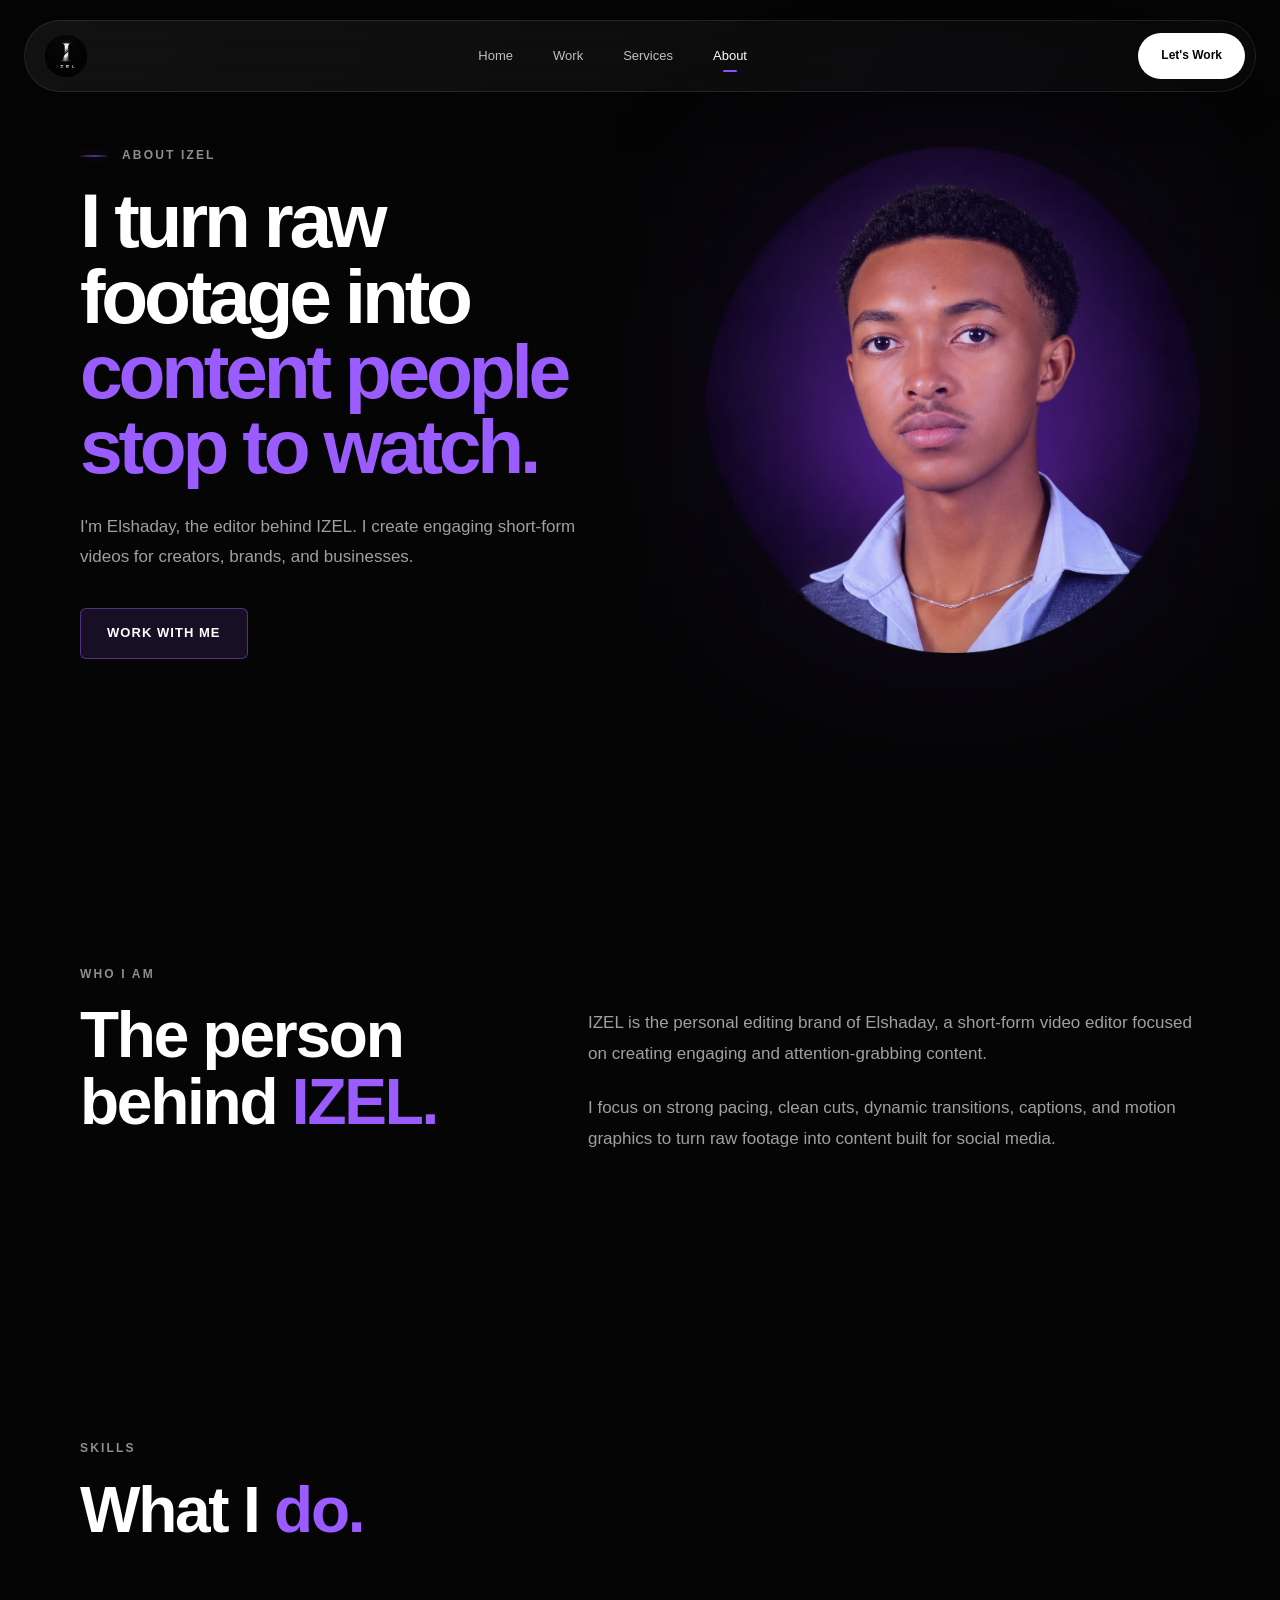
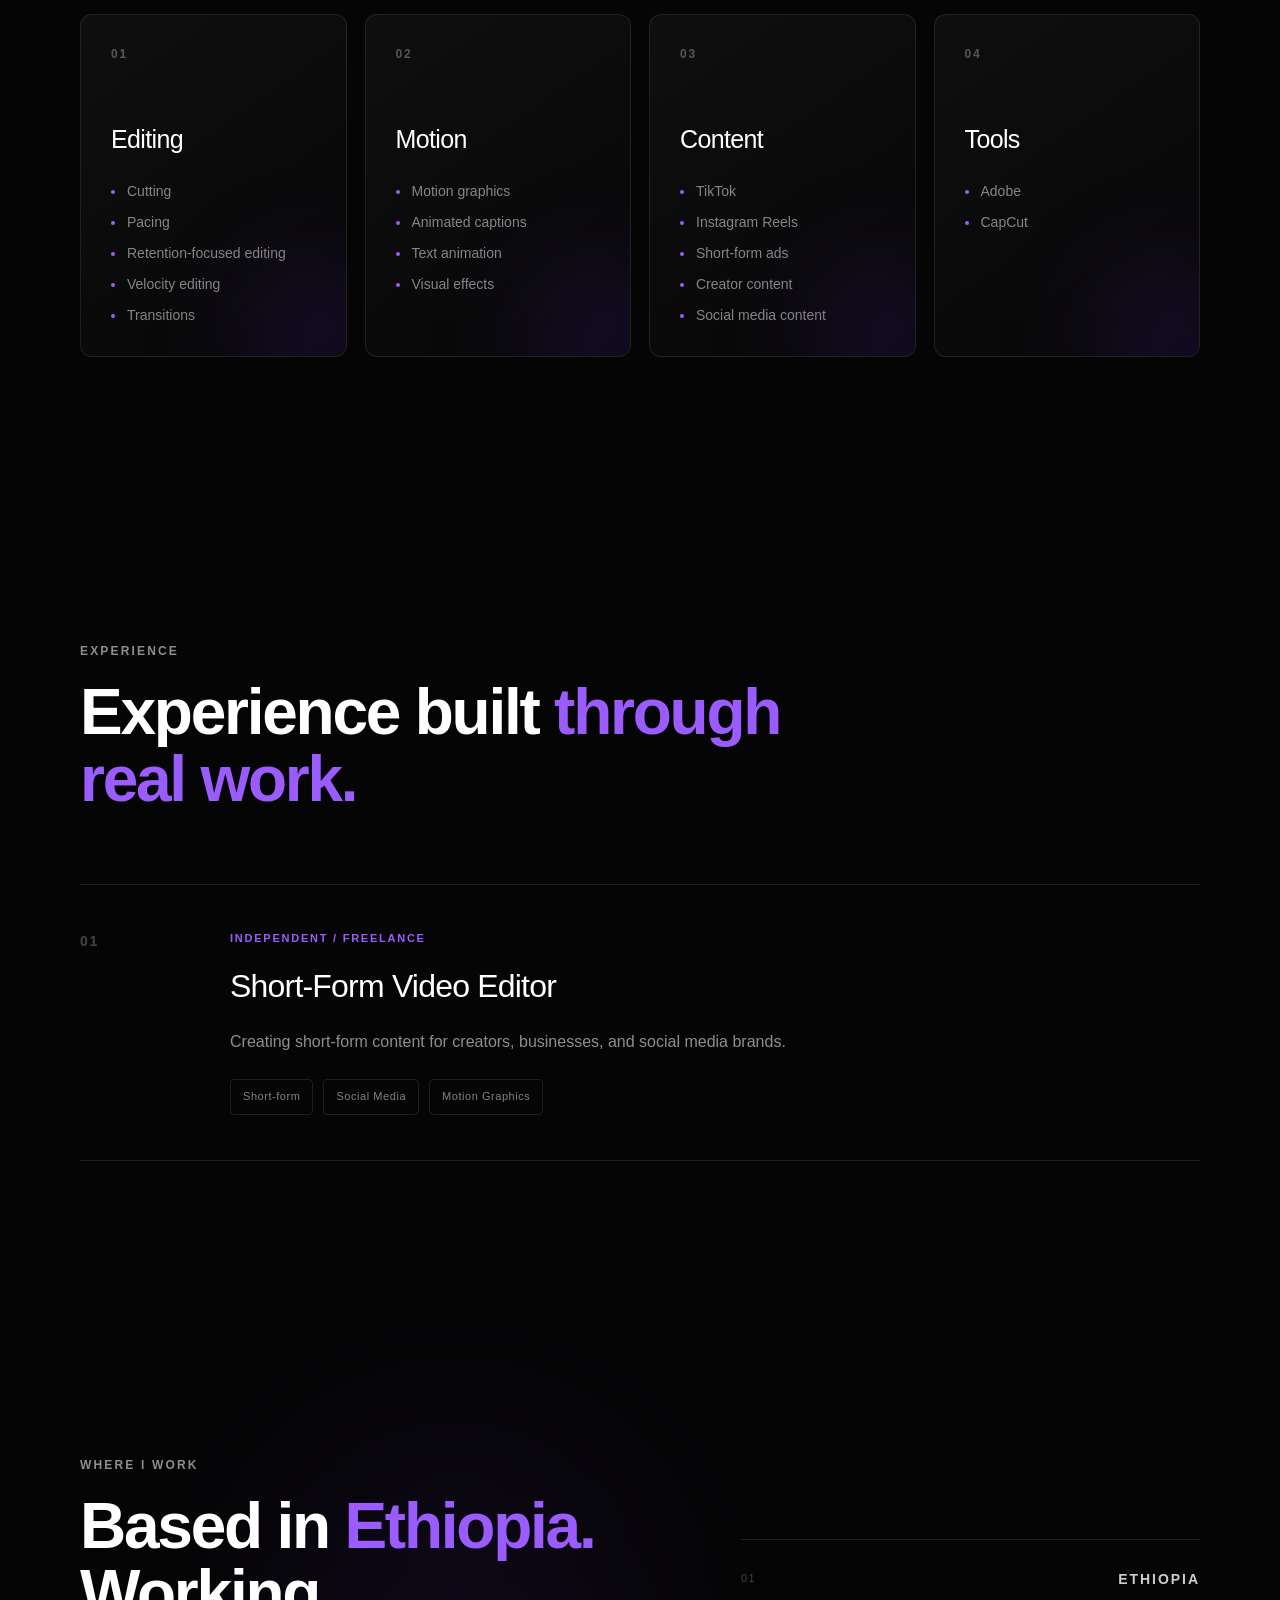
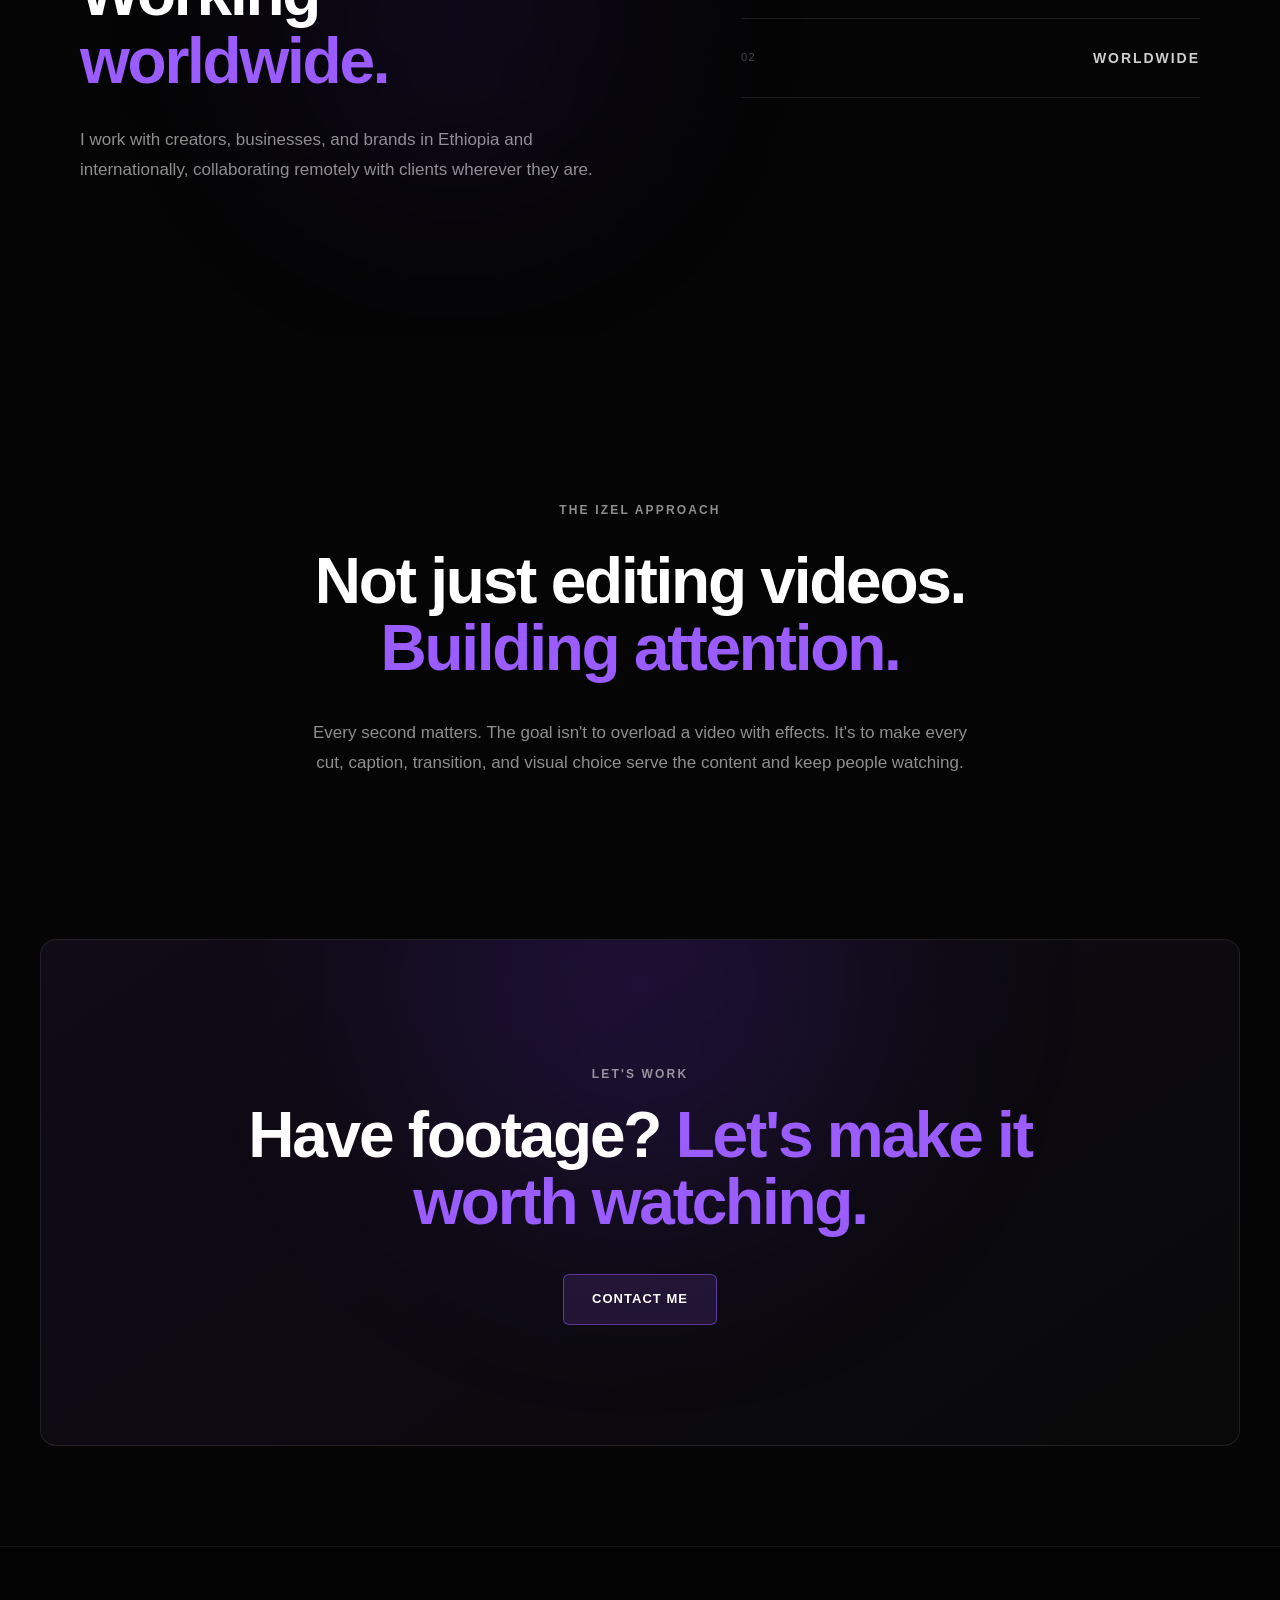
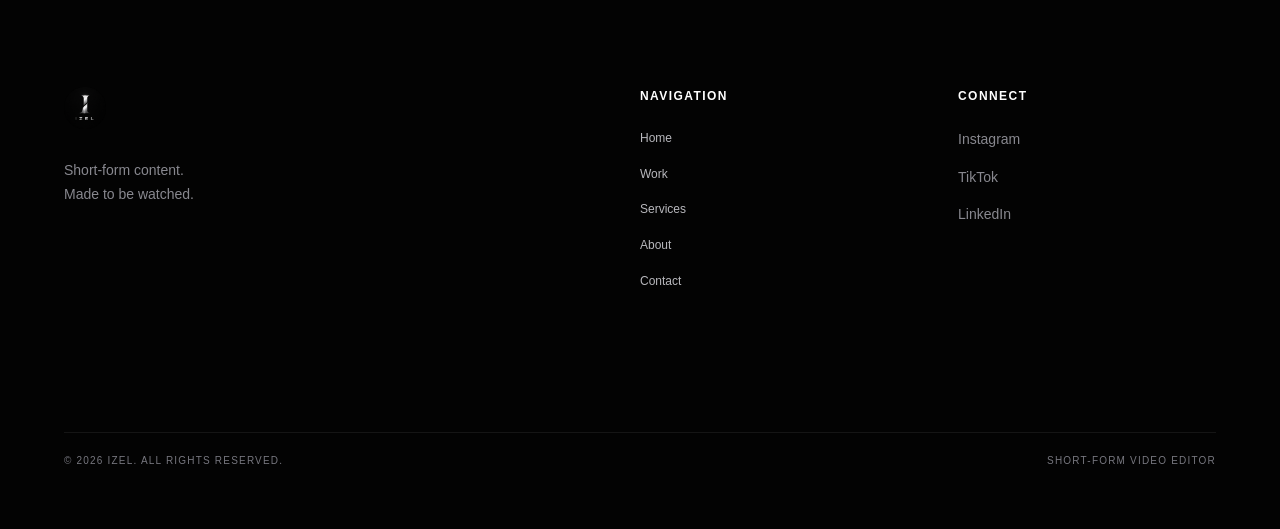
<file: about.html>
<!DOCTYPE html>
<html lang="en">
<head>
    <meta charset="UTF-8">
    <meta name="viewport" content="width=device-width, initial-scale=1.0">

    <title>About | IZEL</title>

    <link
    rel="icon"
    type="image/png"
    href="assets/logo/izel-favicon.png"
>



    <link rel="stylesheet" href="style.css">
</head>

<body>

    <!-- =====================================================
             NAVBAR
             ===================================================== -->

        <header class="site-header">

            <nav
                class="navbar"
                aria-label="Main navigation"
            >

                <!-- Logo -->
                <a
                    href="index.html"
                    class="navbar-logo"
                    aria-label="IZEL home"
                >

                    <!-- Replace with your actual logo file -->
                    <img
                        src="assets/logo/izel-logo.png"
                        alt="IZEL"
                    >

                </a>


                <!-- Desktop Navigation -->
                <div class="navbar-navigation">

    <ul class="nav-list">

        <li class="nav-item">
            <a
                href="index.html"
                class="nav-link"
                
            >
                Home
            </a>
        </li>

        <li class="nav-item">
            <a
                href="work.html"
                class="nav-link"
            >
                Work
            </a>
        </li>

        <li class="nav-item">
            <a
                href="services.html"
                class="nav-link"
            >
                Services
            </a>
        </li>

        <li class="nav-item">
            <a
                href="about.html"
                class="nav-link active"
                aria-current="page"
            >
                About
            </a>
        </li>

    </ul>

</div>


                <!-- Navbar CTA -->
                <div class="navbar-actions">

                    <a
    href="contact.html"
    class="button button-primary navbar-cta"
>
    Let's Work
</a>

                </div>


                <!-- Mobile Menu Button -->
                <button
                    class="mobile-menu-toggle"
                    type="button"
                    aria-label="Open navigation menu"
                    aria-expanded="false"
                    aria-controls="mobile-navigation"
                >

                    <span class="menu-line"></span>
                    <span class="menu-line"></span>
                    <span class="menu-line"></span>

                </button>

            </nav>


            <!-- Mobile Navigation -->
            <div
    class="mobile-navigation"
    id="mobile-navigation"
    aria-hidden="true"
>

    <ul class="mobile-nav-list">

        <li class="mobile-nav-item">
            <a
                href="index.html"
                class="mobile-nav-link"
                
            >
                Home
            </a>
        </li>

        <li class="mobile-nav-item">
            <a
                href="work.html"
                class="mobile-nav-link"
            >
                Work
            </a>
        </li>

        <li class="mobile-nav-item">
            <a
                href="services.html"
                class="mobile-nav-link"
            >
                Services
            </a>
        </li>

        <li class="mobile-nav-item">
            <a
                href="about.html"
                class="mobile-nav-link active"
                aria-current="page"
            >
                About
            </a>
        </li>

        <li class="mobile-nav-item">
            <a
                href="contact.html"
                class="mobile-nav-link mobile-nav-cta"
            >
                Let's Work
            </a>
        </li>

    </ul>

</div>

        </header>

        


    <main>

        <!-- =========================
             ABOUT HERO
        ========================== -->

        <section class="about-hero">

            <div class="about-hero-content">

                <span class="section-label">ABOUT IZEL</span>

                <h1>
                    I turn raw footage into
                    <span>content people stop to watch.</span>
                </h1>

                <p>
                    I'm Elshaday, the editor behind IZEL.
                    I create engaging short-form videos for creators,
                    brands, and businesses.
                </p>

                <a href="contact.html" class="btn-primary">
                    WORK WITH ME
                </a>

            </div>


            <div class="about-hero-image">

    <img
        src="assets/images/elshaday.png"
        alt="Elshaday, founder of IZEL"
    >

</div>

        </section>


        <!-- =========================
             WHO I AM
        ========================== -->

        <section class="about-introduction">

            <div class="section-heading">
                <span class="section-label">WHO I AM</span>

                <h2>
                    The person behind
                    <span>IZEL.</span>
                </h2>
            </div>

            <div class="about-introduction-content">

                <p>
                    IZEL is the personal editing brand of Elshaday,
                    a short-form video editor focused on creating
                    engaging and attention-grabbing content.
                </p>

                <p>
                    I focus on strong pacing, clean cuts, dynamic
                    transitions, captions, and motion graphics to
                    turn raw footage into content built for social media.
                </p>

            </div>

        </section>


        <!-- =========================
             SKILLS
        ========================== -->

        <section class="about-skills">

            <div class="section-heading">
                <span class="section-label">SKILLS</span>

                <h2>
                    What I
                    <span>do.</span>
                </h2>
            </div>


            <div class="skills-grid">

                <div class="skill-card">
                    <span class="skill-number">01</span>

                    <h3>Editing</h3>

                    <ul>
                        <li>Cutting</li>
                        <li>Pacing</li>
                        <li>Retention-focused editing</li>
                        <li>Velocity editing</li>
                        <li>Transitions</li>
                    </ul>
                </div>


                <div class="skill-card">
                    <span class="skill-number">02</span>

                    <h3>Motion</h3>

                    <ul>
                        <li>Motion graphics</li>
                        <li>Animated captions</li>
                        <li>Text animation</li>
                        <li>Visual effects</li>
                    </ul>
                </div>


                <div class="skill-card">
                    <span class="skill-number">03</span>

                    <h3>Content</h3>

                    <ul>
                        <li>TikTok</li>
                        <li>Instagram Reels</li>
                        <li>Short-form ads</li>
                        <li>Creator content</li>
                        <li>Social media content</li>
                    </ul>
                </div>


                <div class="skill-card">
                    <span class="skill-number">04</span>

                    <h3>Tools</h3>

                    <ul>
                        <li>Adobe</li>
                        <li>CapCut</li>
                    </ul>
                </div>

            </div>

        </section>


        <!-- =========================
             EXPERIENCE
        ========================== -->

        <section class="about-experience">

            <div class="section-heading">
                <span class="section-label">EXPERIENCE</span>

                <h2>
                    Experience built
                    <span>through real work.</span>
                </h2>
            </div>


            <div class="experience-item">

                <div class="experience-number">
                    01
                </div>

                <div class="experience-content">

                    <span class="experience-type">
                        INDEPENDENT / FREELANCE
                    </span>

                    <h3>Short-Form Video Editor</h3>

                    <p>
                        Creating short-form content for creators,
                        businesses, and social media brands.
                    </p>

                    <div class="experience-tags">
                        <span>Short-form</span>
                        <span>Social Media</span>
                        <span>Motion Graphics</span>
                    </div>

                </div>

            </div>

        </section>


        <!-- =========================
             ETHIOPIA + WORLDWIDE
        ========================== -->

        <section class="about-location">

            <div class="location-content">

                <span class="section-label">WHERE I WORK</span>

                <h2>
                    Based in <span>Ethiopia.</span><br>
                    Working <span>worldwide.</span>
                </h2>

                <p>
                    I work with creators, businesses, and brands
                    in Ethiopia and internationally, collaborating
                    remotely with clients wherever they are.
                </p>

            </div>

            <div class="location-visual">

                <div class="location-item">
                    <span>01</span>
                    <strong>ETHIOPIA</strong>
                </div>

                <div class="location-item">
                    <span>02</span>
                    <strong>WORLDWIDE</strong>
                </div>

            </div>

        </section>


        <!-- =========================
             PERSONAL BRAND
        ========================== -->

        <section class="about-philosophy">

            <span class="section-label">THE IZEL APPROACH</span>

            <h2>
                Not just editing videos.
                <span>Building attention.</span>
            </h2>

            <p>
                Every second matters. The goal isn't to overload a video
                with effects. It's to make every cut, caption, transition,
                and visual choice serve the content and keep people watching.
            </p>

        </section>


        <!-- =========================
             FINAL CTA
        ========================== -->

        <section class="about-cta">

            <span class="section-label">LET'S WORK</span>

            <h2>
                Have footage?
                <span>Let's make it worth watching.</span>
            </h2>

            <a href="contact.html" class="btn-primary">
                CONTACT ME
            </a>

        </section>

    </main>


    <!-- =====================================================
             FOOTER
             ===================================================== -->

        <footer class="site-footer">

    <div class="container footer-container">

        <div class="footer-top">

            <!-- Brand -->
            <div class="footer-brand">

                <a
                    href="index.html"
                    class="footer-logo"
                    aria-label="IZEL Home"
                >
                    <img
                        src="assets/logo/izel-logo.png"
                        alt="IZEL"
                    >
                </a>

                <p class="footer-tagline">
                    Short-form content.
                    <br>
                    Made to be watched.
                </p>

            </div>


            <!-- Navigation -->
            <div class="footer-navigation">

                <h3 class="footer-heading">
                    Navigation
                </h3>

                <ul class="footer-links">

                    <li>
                        <a href="index.html">
                            Home
                        </a>
                    </li>

                    <li>
                        <a href="work.html">
                            Work
                        </a>
                    </li>

                    <li>
                        <a href="services.html">
                            Services
                        </a>
                    </li>

                    <li>
                        <a href="about.html">
                            About
                        </a>
                    </li>

                    <li>
                        <a href="contact.html">
                            Contact
                        </a>
                    </li>

                </ul>

            </div>


            <!-- Socials -->
            <div class="footer-socials">

                <h3 class="footer-heading">
                    Connect
                </h3>

                <ul class="social-links">

                    <li>
                        <a
                            href="https://www.instagram.com/izel._.edits?utm_source=qr&igsh=MWhmdnljamVxMjhkMw=="
                            target="_blank"
                            rel="noopener noreferrer"
                        >
                            Instagram
                        </a>
                    </li>

                    <li>
                        <a
                            href="https://www.tiktok.com/@izel._.edits?_r=1&_t=ZS-98uNoHSSCXc"
                            target="_blank"
                            rel="noopener noreferrer"
                        >
                            TikTok
                        </a>
                    </li>

                    <li>
                        <a
                            href="https://www.linkedin.com/in/elishaday-tadele-58ba02430"
                            target="_blank"
                            rel="noopener noreferrer"
                        >
                            LinkedIn
                        </a>
                    </li>

                </ul>

            </div>

        </div>


        <!-- Footer Bottom -->
        <div class="footer-bottom">

            <p class="copyright">
                © 2026 IZEL. All rights reserved.
            </p>

            <p class="footer-credit">
                Short-form video editor
            </p>

        </div>

    </div>

</footer>

<script src="script.js"></script>
</body>
</html>
</file>
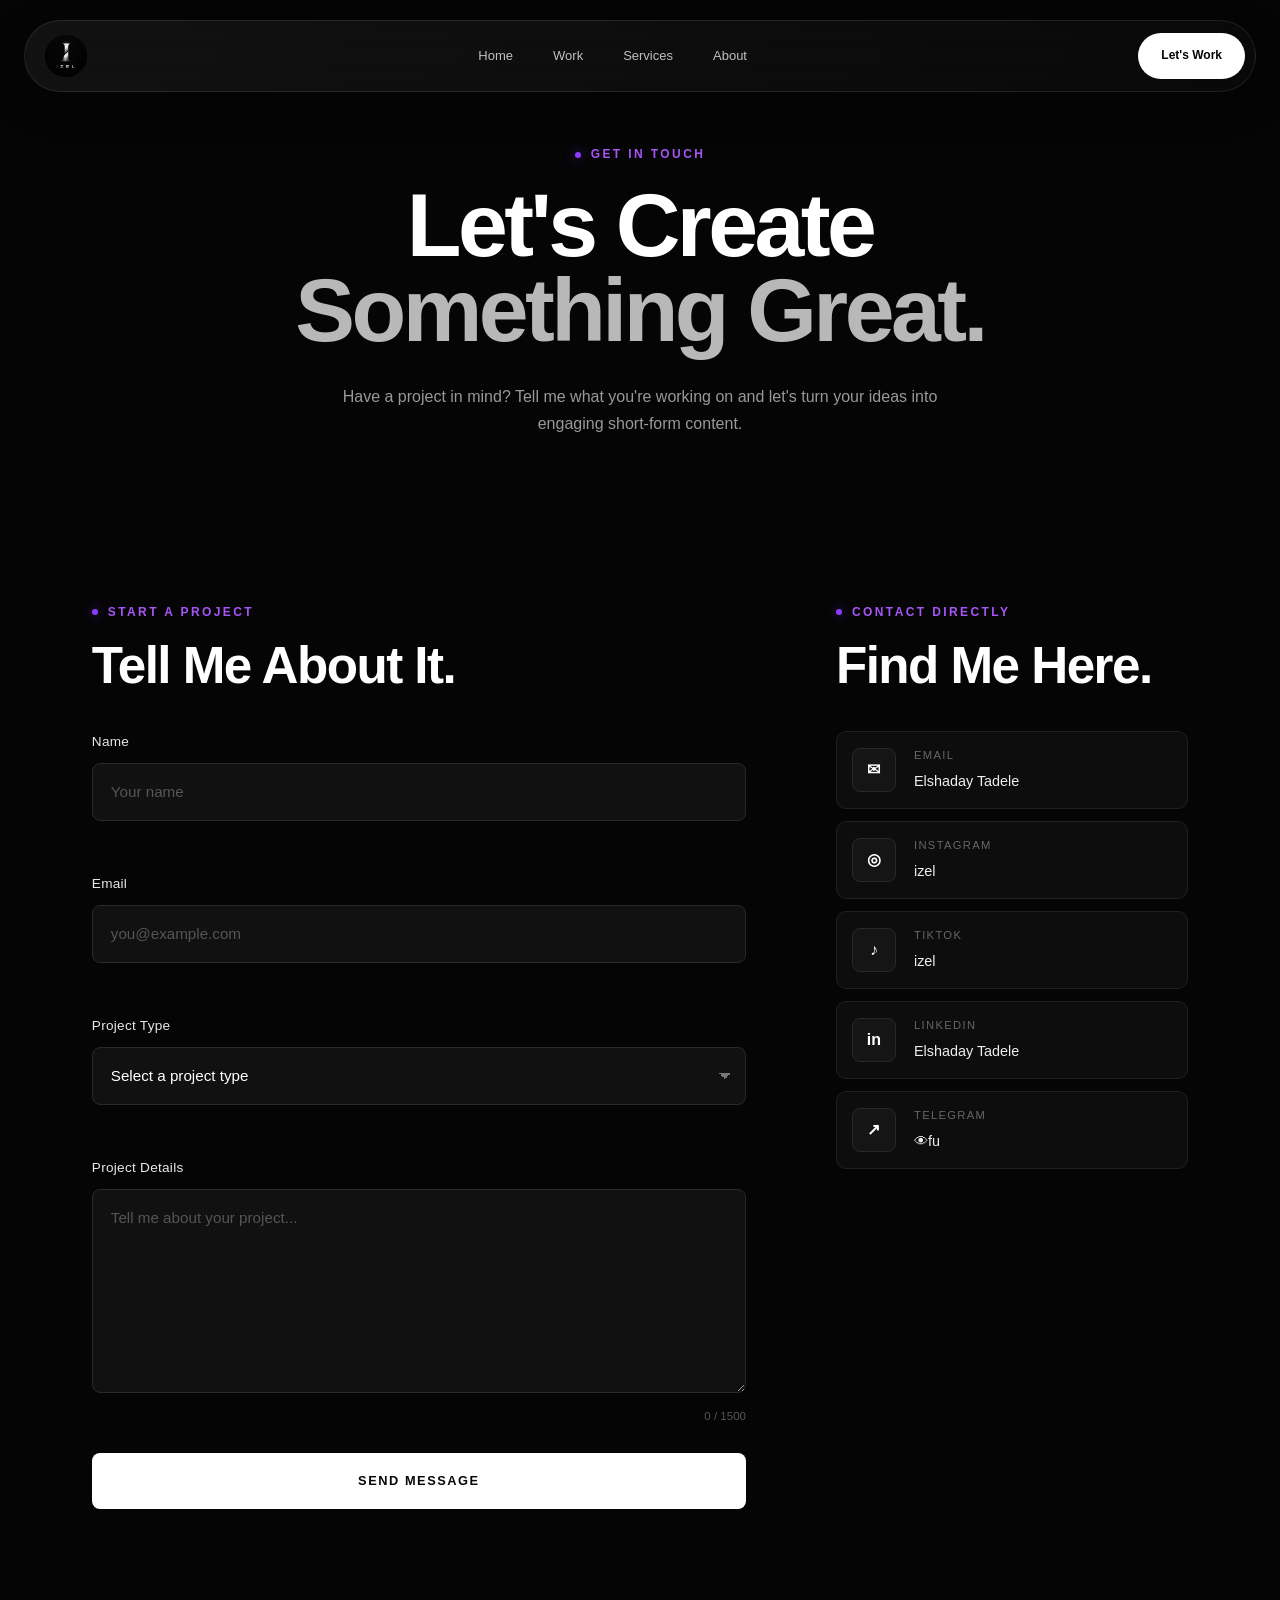
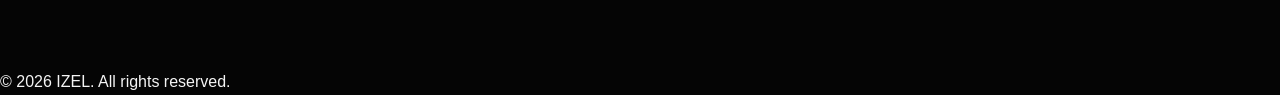
<file: contact.html>
<!DOCTYPE html>
<html lang="en">
<head>
    <meta charset="UTF-8">
    <meta name="viewport" content="width=device-width, initial-scale=1.0">

    <title>Contact | IZEL</title>

    <link
    rel="icon"
    type="image/png"
    href="assets/logo/izel-favicon.png"
>

    <link rel="stylesheet" href="style.css">
</head>

<body>

    <!-- =====================================================
             NAVBAR
             ===================================================== -->

        <header class="site-header">

            <nav
                class="navbar"
                aria-label="Main navigation"
            >

                <!-- Logo -->
                <a
                    href="index.html"
                    class="navbar-logo"
                    aria-label="IZEL home"
                >

                    <!-- Replace with your actual logo file -->
                    <img
                        src="assets/logo/izel-logo.png"
                        alt="IZEL"
                    >

                </a>


                <!-- Desktop Navigation -->
                <div class="navbar-navigation">

    <ul class="nav-list">

        <li class="nav-item">
            <a
                href="index.html"
                class="nav-link"
            >
                Home
            </a>
        </li>

        <li class="nav-item">
            <a
                href="work.html"
                class="nav-link"
            >
                Work
            </a>
        </li>

        <li class="nav-item">
            <a
                href="services.html"
                class="nav-link"
            >
                Services
            </a>
        </li>

        <a
    href="about.html"
    class="nav-link"
>
    About
</a>

    </ul>

</div>


                <!-- Navbar CTA -->
                <div class="navbar-actions">

                    <a
    href="contact.html"
    class="button button-primary navbar-cta"
>
    Let's Work
</a>

                </div>


                <!-- Mobile Menu Button -->
                <button
                    class="mobile-menu-toggle"
                    type="button"
                    aria-label="Open navigation menu"
                    aria-expanded="false"
                    aria-controls="mobile-navigation"
                >

                    <span class="menu-line"></span>
                    <span class="menu-line"></span>
                    <span class="menu-line"></span>

                </button>

            </nav>


            <!-- Mobile Navigation -->
            <div
    class="mobile-navigation"
    id="mobile-navigation"
    aria-hidden="true"
>

    <ul class="mobile-nav-list">

        <li class="mobile-nav-item">
            <a
                href="index.html"
                class="mobile-nav-link"
            >
                Home
            </a>
        </li>

        <li class="mobile-nav-item">
            <a
                href="work.html"
                class="mobile-nav-link"
            >
                Work
            </a>
        </li>

        <li class="mobile-nav-item">
            <a
                href="services.html"
                class="mobile-nav-link"
            >
                Services
            </a>
        </li>

        <li class="mobile-nav-item">
            <a
    href="about.html"
    class="nav-link"
>
    About
</a>
        </li>

        <li class="mobile-nav-item">
            <a
    href="contact.html"
    class="button button-primary navbar-cta active"
>
    Let's Work
</a>
        </li>

    </ul>

</div>

        </header>


    <!-- Contact Page -->
    <main class="contact-page">

        <!-- Contact Hero -->
        <section class="contact-hero">

            <div class="contact-hero-content">
                <p class="section-label">GET IN TOUCH</p>

                <h1>
                    Let's Create
                    <span>Something Great.</span>
                </h1>

                <p class="contact-intro">
                    Have a project in mind? Tell me what you're working on
                    and let's turn your ideas into engaging short-form content.
                </p>
            </div>

        </section>


        <!-- Contact Content -->
        <section class="contact-section">

            <!-- Contact Form -->
            <div class="contact-form-container">

                <div class="contact-heading">
                    <p class="section-label">START A PROJECT</p>
                    <h2>Tell Me About It.</h2>
                </div>

                <form
    id="contact-form"
    class="contact-form"
    action="https://formspree.io/f/maeynjga"
    method="POST"
>
                    <!-- Name -->
                    <div class="form-group">
                        <label for="name">Name</label>

                        <input
                            type="text"
                            id="name"
                            name="name"
                            placeholder="Your name"
                            autocomplete="name"
                            required
                        >

                        <small class="form-error" id="name-error"></small>
                    </div>


                    <!-- Email -->
                    <div class="form-group">
                        <label for="email">Email</label>

                        <input
                            type="email"
                            id="email"
                            name="email"
                            placeholder="you@example.com"
                            autocomplete="email"
                            required
                        >

                        <small class="form-error" id="email-error"></small>
                    </div>


                    <!-- Project Type -->
                    <div class="form-group">
                        <label for="project-type">Project Type</label>

                        <select
                            id="project-type"
                            name="project-type"
                            required
                        >
                            <option value="" disabled selected>
                                Select a project type
                            </option>

                            <option value="short-form">
                                TikTok / Reels
                            </option>

                            <option value="social-media-ads">
                                Social Media Ads
                            </option>

                            <option value="motion-graphics">
                                Motion Graphics
                            </option>

                            <option value="other">
                                Other
                            </option>
                        </select>

                        <small class="form-error" id="project-type-error"></small>
                    </div>


                    <!-- Message -->
                    <div class="form-group">
                        <label for="message">Project Details</label>

                        <textarea
                            id="message"
                            name="message"
                            rows="7"
                            maxlength="1500"
                            placeholder="Tell me about your project..."
                            required
                        ></textarea>

                        <div class="message-info">
                            <small class="form-error" id="message-error"></small>
                            <small id="character-count">0 / 1500</small>
                        </div>
                    </div>


                    <!-- Submit -->
                    <button
                        type="submit"
                        class="submit-button"
                        id="submit-button"
                    >
                        <span class="button-text">SEND MESSAGE</span>
                        <span class="button-loading">SENDING...</span>
                    </button>


                    <!-- Form Status -->
                    <div
                        id="form-status"
                        class="form-status"
                        role="status"
                        aria-live="polite"
                    ></div>

                </form>

            </div>


            <!-- Direct Contact -->
            <aside class="direct-contact">

                <div class="contact-heading">
                    <p class="section-label">CONTACT DIRECTLY</p>
                    <h2>Find Me Here.</h2>
                </div>


                <!-- Email -->
                <a
                    href="mailto:elishadaytadele@gmail.com"
                    class="contact-link"
                >
                    <div class="contact-link-icon">
                        ✉
                    </div>

                    <div class="contact-link-info">
                        <span>Email</span>
                        <strong>Elshaday Tadele</strong>
                    </div>
                </a>


                <!-- Instagram -->
                <a
                    href="https://www.instagram.com/izel._.edits?utm_source=qr&igsh=MWhmdnljamVxMjhkMw=="
                    target="_blank"
                    rel="noopener noreferrer"
                    class="contact-link"
                >
                    <div class="contact-link-icon">
                        ◎
                    </div>

                    <div class="contact-link-info">
                        <span>Instagram</span>
                        <strong>izel</strong>
                    </div>
                </a>


                <!-- TikTok -->
                <a
                    href="https://www.tiktok.com/@izel._.edits?_r=1&_t=ZS-98uNoHSSCXc"
                    target="_blank"
                    rel="noopener noreferrer"
                    class="contact-link"
                >
                    <div class="contact-link-icon">
                        ♪
                    </div>

                    <div class="contact-link-info">
                        <span>TikTok</span>
                        <strong>izel</strong>
                    </div>
                </a>


                <!-- LinkedIn -->
                <a
                    href="https://www.linkedin.com/in/elishaday-tadele-58ba02430"
                    target="_blank"
                    rel="noopener noreferrer"
                    class="contact-link"
                >
                    <div class="contact-link-icon">
                        in
                    </div>

                    <div class="contact-link-info">
                        <span>LinkedIn</span>
                        <strong>Elshaday Tadele</strong>
                    </div>
                </a>


                <!-- Telegram -->
                <a
                    href="https://t.me/@Lowkey_ssss"
                    target="_blank"
                    rel="noopener noreferrer"
                    class="contact-link"
                >
                    <div class="contact-link-icon">
                        ↗
                    </div>

                    <div class="contact-link-info">
                        <span>Telegram</span>
                        <strong>👁fu</strong>
                    </div>
                </a>

            </aside>

        </section>

    </main>


    <!-- Footer -->
    <footer class="footer">

        <p>
            © 2026 IZEL. All rights reserved.
        </p>

    </footer>


    <!-- JavaScript -->
    <script src="script.js"></script>

</body>
</html>
</file>
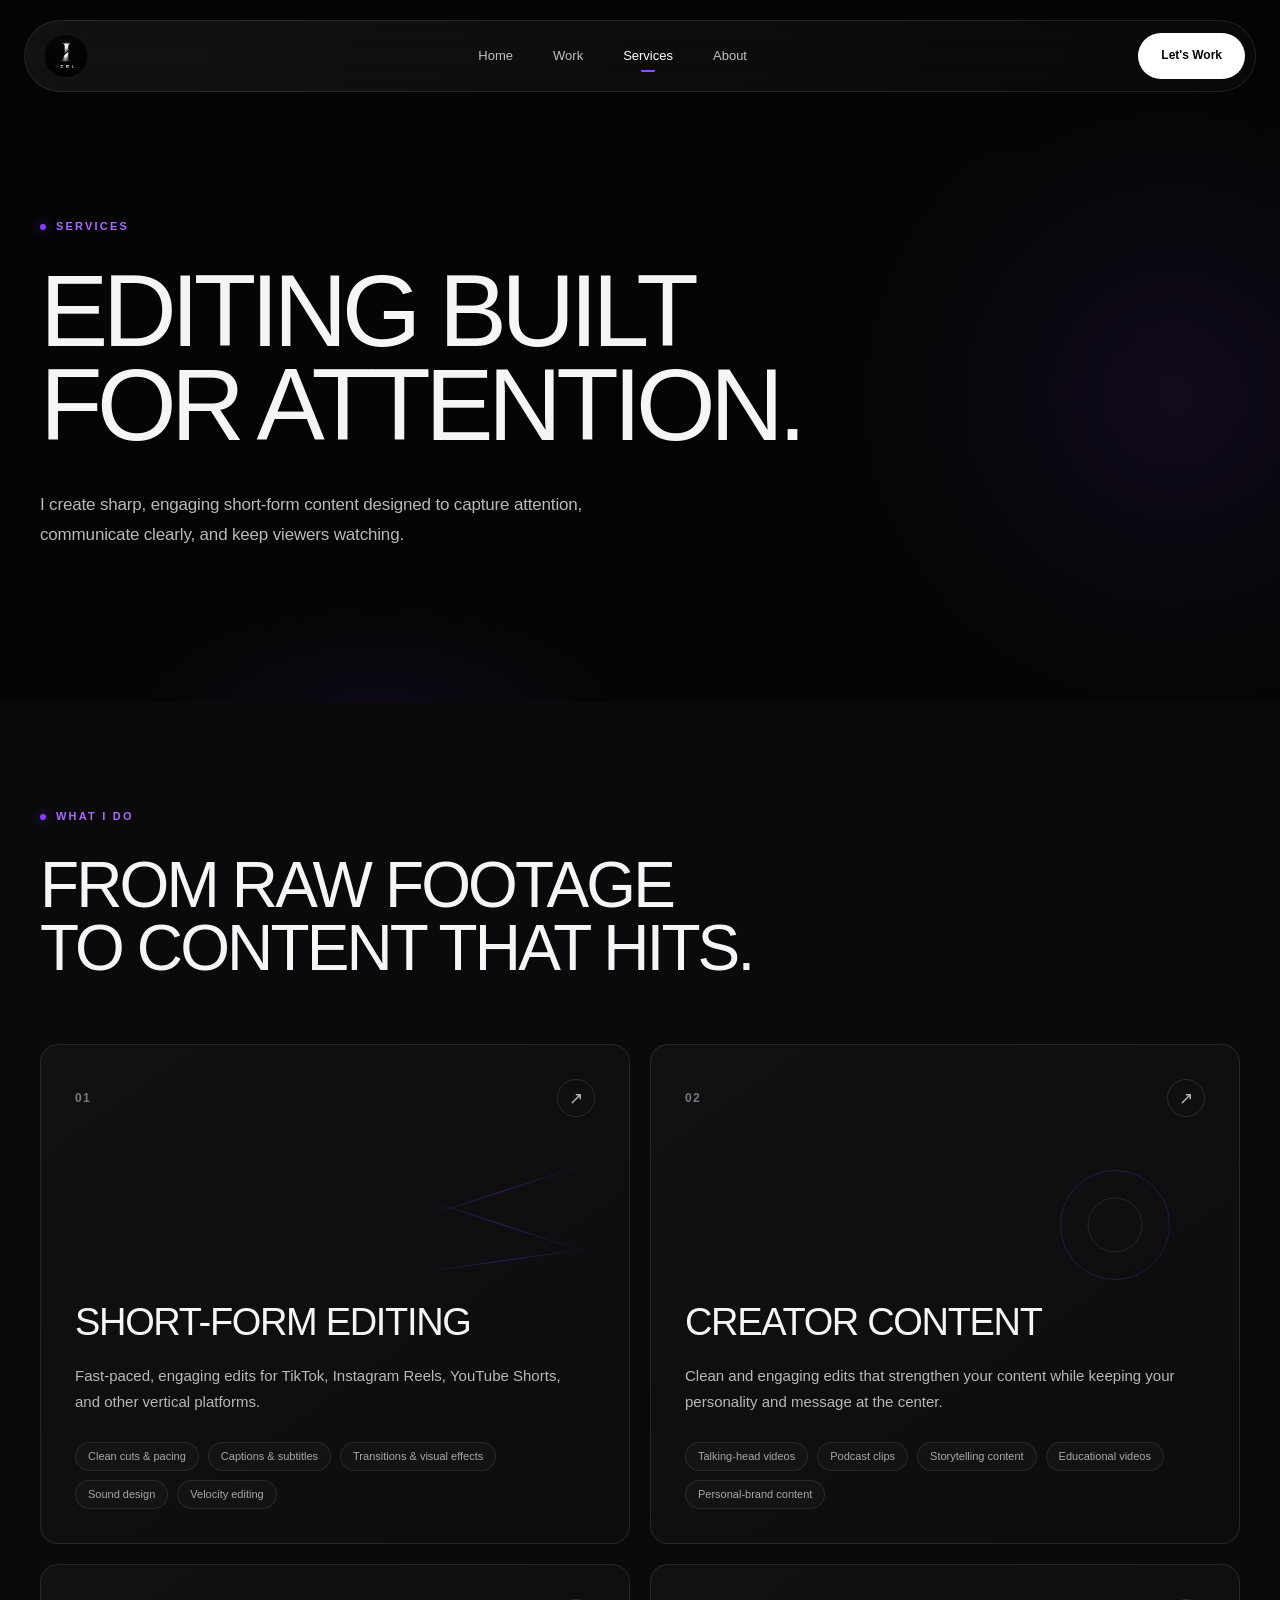
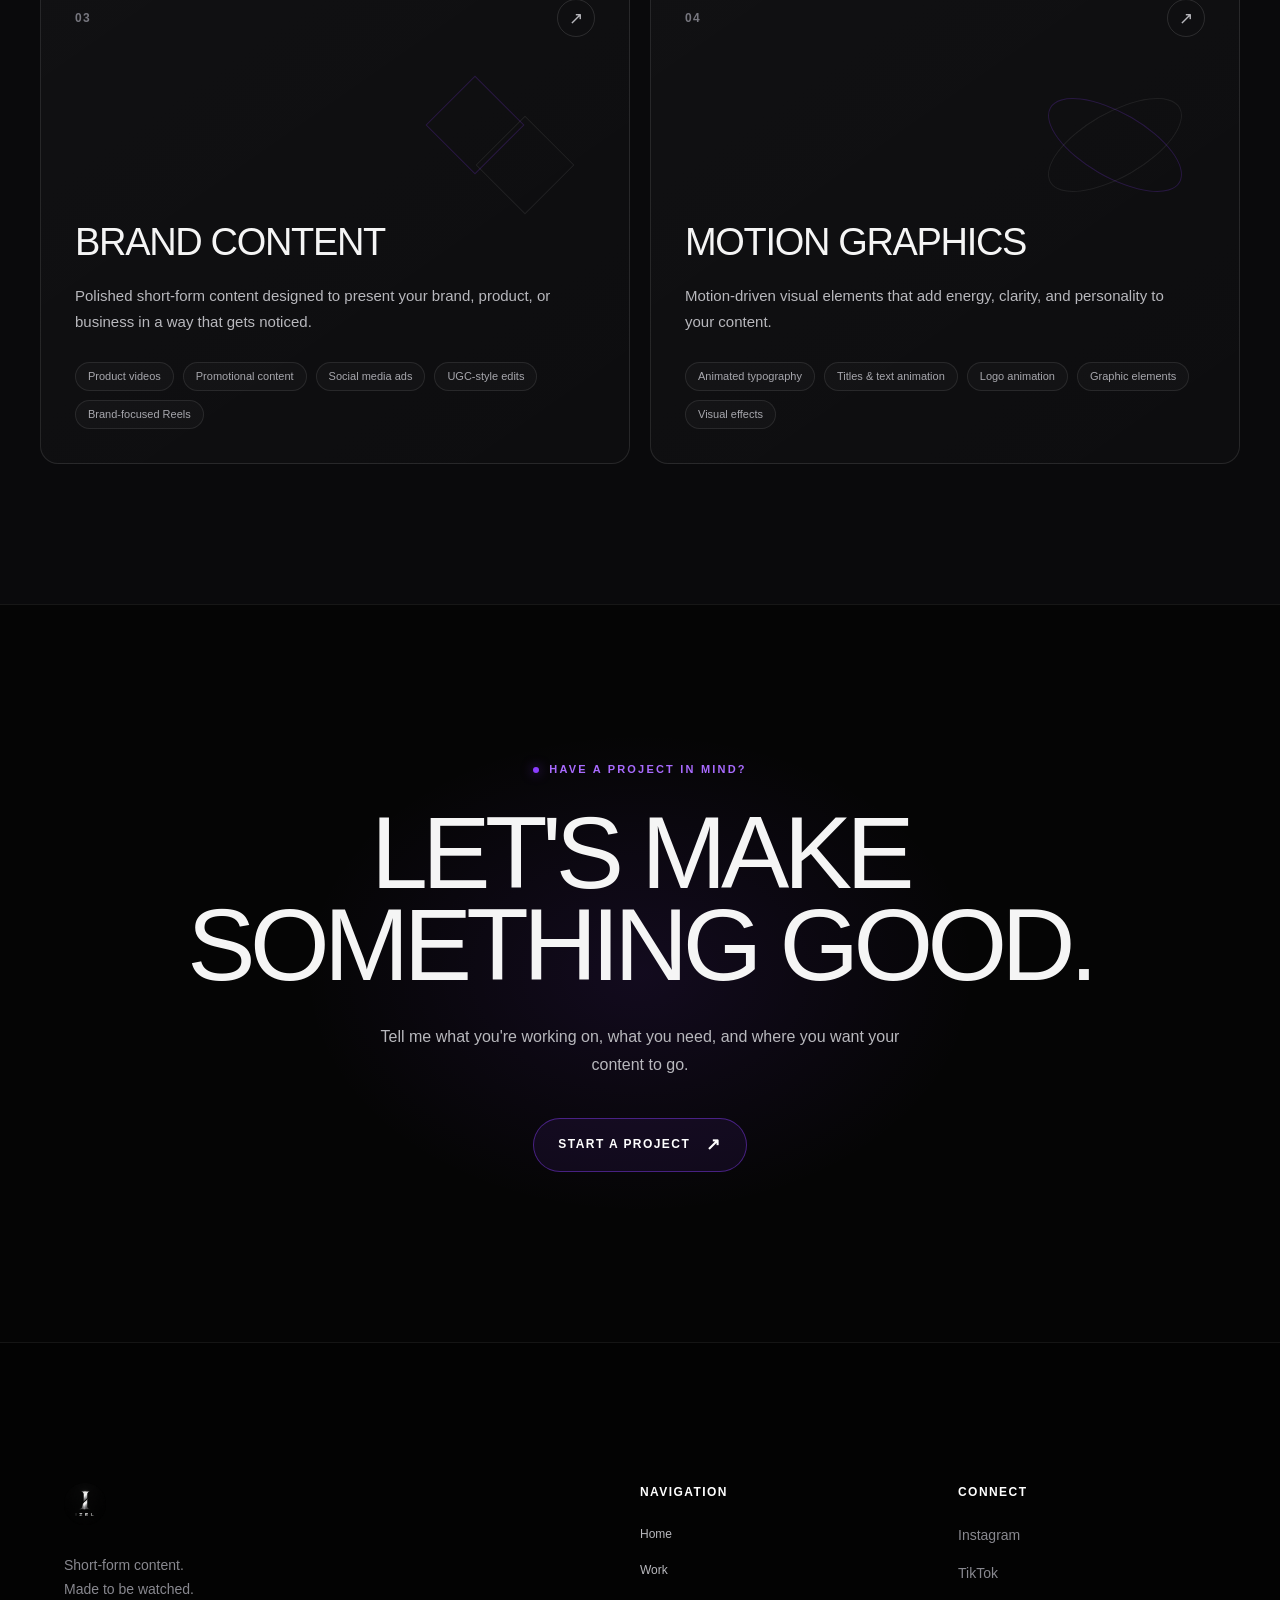
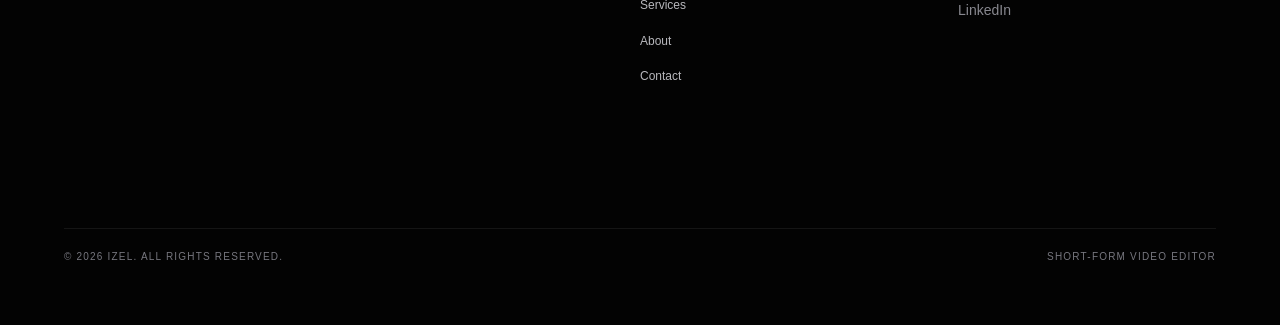
<file: services.html>
<!DOCTYPE html>
<html lang="en">
<head>
    <meta charset="UTF-8">
    <meta name="viewport" content="width=device-width, initial-scale=1.0">

    <title>Services | IZEL</title>

    <link
    rel="icon"
    type="image/png"
    href="assets/logo/izel-favicon.png"
>

    <meta
        name="description"
        content="Explore IZEL's video editing services for creators, brands, and businesses."
    >

    <link rel="stylesheet" href="style.css">
</head>

<body  class="services-page">

    <!-- =========================
     NAVIGATION
========================== -->

<header class="site-header">

    <nav
        class="navbar"
        aria-label="Main navigation"
    >

        <!-- Logo -->
        <a
    href="index.html"
    class="navbar-logo"
    aria-label="IZEL Home"
>
    <img
        src="assets/logo/izel-logo.png"
        alt="IZEL"
    >
</a>


        <!-- Desktop Navigation -->
        <div class="navbar-navigation">

            <ul class="nav-list">

                <li class="nav-item">
                    <a
                        href="index.html"
                        class="nav-link"
                    >
                        Home
                    </a>
                </li>

                <li class="nav-item">
                    <a
                        href="work.html"
                        class="nav-link"
                    >
                        Work
                    </a>
                </li>

                <li class="nav-item">
                    <a
                        href="services.html"
                        class="nav-link active"
                        aria-current="page"
                    >
                        Services
                    </a>
                </li>

                <li class="nav-item">
                    <a
                        href="about.html"
                        class="nav-link"
                    >
                        About
                    </a>
                </li>

            </ul>

        </div>


        <!-- Navbar CTA -->
        <div class="navbar-actions">

            <a
                href="contact.html"
                class="button button-primary navbar-cta"
            >
                Let's Work
            </a>

        </div>


        <!-- Mobile Menu Button -->
        <button
            class="mobile-menu-toggle"
            type="button"
            aria-label="Open navigation menu"
            aria-expanded="false"
            aria-controls="mobile-navigation"
        >

            <span class="menu-line"></span>
            <span class="menu-line"></span>
            <span class="menu-line"></span>

        </button>

    </nav>


    <!-- Mobile Navigation -->
    <div
        class="mobile-navigation"
        id="mobile-navigation"
        aria-hidden="true"
    >

        <ul class="mobile-nav-list">

            <li class="mobile-nav-item">
                <a
                    href="index.html"
                    class="mobile-nav-link"
                >
                    Home
                </a>
            </li>

            <li class="mobile-nav-item">
                <a
                    href="work.html"
                    class="mobile-nav-link"
                >
                    Work
                </a>
            </li>

            <li class="mobile-nav-item">
                <a
                    href="services.html"
                    class="mobile-nav-link active"
                    aria-current="page"
                >
                    Services
                </a>
            </li>

            <li class="mobile-nav-item">
                <a
                    href="about.html"
                    class="mobile-nav-link"
                >
                    About
                </a>
            </li>

            <li class="mobile-nav-item">
                <a
                    href="contact.html"
                    class="mobile-nav-link mobile-nav-cta"
                >
                    Let's Work
                </a>
            </li>

        </ul>

    </div>

</header>


    <main>

        <!-- =========================
             SERVICES HERO
        ========================== -->
        <section class="services-hero">

            <div class="services-hero-content">

                <span class="section-label">
                    SERVICES
                </span>

                <h1 class="services-hero-title">
                    EDITING BUILT FOR ATTENTION.
                </h1>

                <p class="services-hero-description">
                    I create sharp, engaging short-form content designed to
                    capture attention, communicate clearly, and keep viewers watching.
                </p>

            </div>

        </section>


        <!-- =========================
             SERVICES GRID
        ========================== -->
        <section class="services-section">

            <div class="services-header">

                <span class="section-label">
                    WHAT I DO
                </span>

                <h2 class="services-title">
                    FROM RAW FOOTAGE<br>
                    TO CONTENT THAT HITS.
                </h2>

            </div>


            <div class="services-grid">

                <!-- =====================
                     SERVICE 01
                ====================== -->
                <article class="service-card">

                    <div class="service-card-top">

                        <span class="service-number">
                            01
                        </span>

                        <span class="service-arrow" aria-hidden="true">
                            ↗
                        </span>

                    </div>

                    <div class="service-card-content">

                        <h3 class="service-name">
                            SHORT-FORM EDITING
                        </h3>

                        <p class="service-description">
                            Fast-paced, engaging edits for TikTok, Instagram Reels,
                            YouTube Shorts, and other vertical platforms.
                        </p>

                        <ul class="service-list">
                            <li>Clean cuts & pacing</li>
                            <li>Captions & subtitles</li>
                            <li>Transitions & visual effects</li>
                            <li>Sound design</li>
                            <li>Velocity editing</li>
                        </ul>

                    </div>

                    <div class="service-card-visual" aria-hidden="true">
                        <span class="visual-line"></span>
                        <span class="visual-line"></span>
                        <span class="visual-line"></span>
                    </div>

                </article>


                <!-- =====================
                     SERVICE 02
                ====================== -->
                <article class="service-card">

                    <div class="service-card-top">

                        <span class="service-number">
                            02
                        </span>

                        <span class="service-arrow" aria-hidden="true">
                            ↗
                        </span>

                    </div>

                    <div class="service-card-content">

                        <h3 class="service-name">
                            CREATOR CONTENT
                        </h3>

                        <p class="service-description">
                            Clean and engaging edits that strengthen your content
                            while keeping your personality and message at the center.
                        </p>

                        <ul class="service-list">
                            <li>Talking-head videos</li>
                            <li>Podcast clips</li>
                            <li>Storytelling content</li>
                            <li>Educational videos</li>
                            <li>Personal-brand content</li>
                        </ul>

                    </div>

                    <div class="service-card-visual" aria-hidden="true">
                        <span class="visual-circle"></span>
                        <span class="visual-circle"></span>
                    </div>

                </article>


                <!-- =====================
                     SERVICE 03
                ====================== -->
                <article class="service-card">

                    <div class="service-card-top">

                        <span class="service-number">
                            03
                        </span>

                        <span class="service-arrow" aria-hidden="true">
                            ↗
                        </span>

                    </div>

                    <div class="service-card-content">

                        <h3 class="service-name">
                            BRAND CONTENT
                        </h3>

                        <p class="service-description">
                            Polished short-form content designed to present your
                            brand, product, or business in a way that gets noticed.
                        </p>

                        <ul class="service-list">
                            <li>Product videos</li>
                            <li>Promotional content</li>
                            <li>Social media ads</li>
                            <li>UGC-style edits</li>
                            <li>Brand-focused Reels</li>
                        </ul>

                    </div>

                    <div class="service-card-visual" aria-hidden="true">
                        <span class="visual-block"></span>
                        <span class="visual-block"></span>
                    </div>

                </article>


                <!-- =====================
                     SERVICE 04
                ====================== -->
                <article class="service-card">

                    <div class="service-card-top">

                        <span class="service-number">
                            04
                        </span>

                        <span class="service-arrow" aria-hidden="true">
                            ↗
                        </span>

                    </div>

                    <div class="service-card-content">

                        <h3 class="service-name">
                            MOTION GRAPHICS
                        </h3>

                        <p class="service-description">
                            Motion-driven visual elements that add energy, clarity,
                            and personality to your content.
                        </p>

                        <ul class="service-list">
                            <li>Animated typography</li>
                            <li>Titles & text animation</li>
                            <li>Logo animation</li>
                            <li>Graphic elements</li>
                            <li>Visual effects</li>
                        </ul>

                    </div>

                    <div class="service-card-visual" aria-hidden="true">
                        <span class="visual-orbit"></span>
                        <span class="visual-orbit"></span>
                    </div>

                </article>

            </div>

        </section>


        <!-- =========================
             START A PROJECT CTA
        ========================== -->
        <section class="services-cta">

            <div class="services-cta-content">

                <span class="section-label">
                    HAVE A PROJECT IN MIND?
                </span>

                <h2 class="services-cta-title">
                    LET'S MAKE<br>
                    SOMETHING GOOD.
                </h2>

                <p class="services-cta-description">
                    Tell me what you're working on, what you need, and where
                    you want your content to go.
                </p>

                <a href="contact.html" class="cta-button">
                    START A PROJECT
                    <span aria-hidden="true">↗</span>
                </a>

            </div>

        </section>

    </main>


    <!-- =========================
         FOOTER
    ========================== -->
    <footer class="site-footer">

    <div class="container footer-container">

        <div class="footer-top">

            <!-- Brand -->
            <div class="footer-brand">

                <a
                    href="index.html"
                    class="footer-logo"
                    aria-label="IZEL Home"
                >
                    <img
                        src="assets/logo/izel-logo.png"
                        alt="IZEL"
                    >
                </a>

                <p class="footer-tagline">
                    Short-form content.
                    <br>
                    Made to be watched.
                </p>

            </div>


            <!-- Navigation -->
            <div class="footer-navigation">

                <h3 class="footer-heading">
                    Navigation
                </h3>

                <ul class="footer-links">

                    <li>
                        <a href="index.html">
                            Home
                        </a>
                    </li>

                    <li>
                        <a href="work.html">
                            Work
                        </a>
                    </li>

                    <li>
                        <a href="services.html">
                            Services
                        </a>
                    </li>

                    <li>
                        <a href="about.html">
                            About
                        </a>
                    </li>

                    <li>
                        <a href="contact.html">
                            Contact
                        </a>
                    </li>

                </ul>

            </div>


            <!-- Socials -->
            <div class="footer-socials">

                <h3 class="footer-heading">
                    Connect
                </h3>

                <ul class="social-links">

                    <li>
                        <a
                            href="https://www.instagram.com/izel._.edits?utm_source=qr&igsh=MWhmdnljamVxMjhkMw=="
                            target="_blank"
                            rel="noopener noreferrer"
                        >
                            Instagram
                        </a>
                    </li>

                    <li>
                        <a
                            href="https://www.tiktok.com/@izel._.edits?_r=1&_t=ZS-98uNoHSSCXc"
                            target="_blank"
                            rel="noopener noreferrer"
                        >
                            TikTok
                        </a>
                    </li>

                    <li>
                        <a
                            href="https://www.linkedin.com/in/elishaday-tadele-58ba02430"
                            target="_blank"
                            rel="noopener noreferrer"
                        >
                            LinkedIn
                        </a>
                    </li>

                </ul>

            </div>

        </div>


        <!-- Footer Bottom -->
        <div class="footer-bottom">

            <p class="copyright">
                © 2026 IZEL. All rights reserved.
            </p>

            <p class="footer-credit">
                Short-form video editor
            </p>

        </div>

    </div>

</footer>


    <!-- =========================
         JAVASCRIPT
    ========================== -->
    <script src="script.js"></script>

</body>
</html>
</file>
<file: style.css>
:root {
    /* =========================================================
       IZEL COLOR SYSTEM
       ========================================================= */

    --color-black: #050505;
    --color-black-soft: #0a0a0c;
    --color-black-card: #101012;

    --color-white: #ffffff;
    --color-white-soft: #eeeeee;
    --color-silver: #bfc0c5;
    --color-gray: #88888f;
    --color-gray-dark: #3a3a40;

    --color-purple: #7c3cff;
    --color-purple-bright: #914dff;
    --color-purple-dark: #4c1ca8;

    --color-border: rgba(255, 255, 255, 0.09);
    --color-border-hover: rgba(145, 77, 255, 0.45);

    --color-overlay: rgba(0, 0, 0, 0.55);


    /* =========================================================
       TYPOGRAPHY
       ========================================================= */

    --font-primary: "Inter", sans-serif;


    /* =========================================================
       SPACING
       ========================================================= */

    --container-width: 1240px;

    --section-padding-desktop: 140px;
    --section-padding-tablet: 100px;
    --section-padding-mobile: 80px;


    /* =========================================================
       BORDER RADIUS
       ========================================================= */

    --radius-small: 8px;
    --radius-medium: 14px;
    --radius-large: 24px;
    --radius-pill: 999px;


    /* =========================================================
       TRANSITIONS
       ========================================================= */

    --transition-fast: 0.2s ease;
    --transition-medium: 0.35s ease;
    --transition-slow: 0.6s ease;


    /* =========================================================
       EFFECTS
       ========================================================= */

    --purple-glow:
        0 0 40px rgba(124, 60, 255, 0.16);

    --purple-glow-strong:
        0 0 70px rgba(124, 60, 255, 0.25);
}



/* =============================================================
   RESET
   ============================================================= */

*,
*::before,
*::after {
    margin: 0;
    padding: 0;
    box-sizing: border-box;
}


html {
    scroll-behavior: smooth;
    scroll-padding-top: 100px;
}


body {
    min-height: 100vh;

    background:
        radial-gradient(
            circle at 50% -20%,
            rgba(124, 60, 255, 0.08),
            transparent 35%
        ),
        var(--color-black);

    color: var(--color-white);

    font-family: var(--font-primary);

    font-size: 16px;
    line-height: 1.6;

    overflow-x: hidden;

    -webkit-font-smoothing: antialiased;
    text-rendering: optimizeLegibility;
}


img,
video {
    display: block;
    width: 100%;
}


img {
    max-width: 100%;
}


a {
    color: inherit;
    text-decoration: none;
}


button,
input,
textarea,
select {
    font: inherit;
}


button {
    border: none;
    background: none;
    color: inherit;
    cursor: pointer;
}


ul,
ol {
    list-style: none;
}


::selection {
    background: var(--color-purple);
    color: var(--color-white);
}



/* =============================================================
   SITE WRAPPER
   ============================================================= */

.site-wrapper {
    position: relative;
    min-height: 100vh;
    overflow: hidden;
}



/* =============================================================
   CONTAINER
   ============================================================= */

.container {
    width: min(
        calc(100% - 48px),
        var(--container-width)
    );

    margin-inline: auto;
}



/* =============================================================
   SECTION BASE
   ============================================================= */

.hero-section,
.work-section,
.services-section,
.about-section,
.contact-cta-section {
    position: relative;
}


.work-section,
.services-section,
.about-section,
.contact-cta-section {
    padding-block: var(--section-padding-desktop);
}



/* =============================================================
   SECTION HEADER
   ============================================================= */

.section-header {
    display: flex;
    align-items: flex-end;
    justify-content: space-between;

    gap: 40px;

    margin-bottom: 70px;
}


.section-eyebrow,
.hero-eyebrow {
    margin-bottom: 18px;

    color: var(--color-purple-bright);

    font-size: 12px;
    font-weight: 700;

    letter-spacing: 0.18em;
    text-transform: uppercase;
}


.section-title {
    max-width: 800px;

    color: var(--color-white);

    font-size: clamp(42px, 5vw, 72px);
    font-weight: 700;

    line-height: 1.02;
    letter-spacing: -0.045em;
}


.text-accent,
.hero-title-accent {
    color: var(--color-purple-bright);
}


.text-link {
    display: inline-flex;
    align-items: center;

    gap: 10px;

    color: var(--color-white-soft);

    font-size: 14px;
    font-weight: 600;

    transition:
        color var(--transition-fast),
        gap var(--transition-medium);
}


.text-link span {
    color: var(--color-purple-bright);

    transition:
        transform var(--transition-medium);
}


.text-link:hover {
    color: var(--color-purple-bright);
    gap: 14px;
}


.text-link:hover span {
    transform: translate(3px, -3px);
}



/* =============================================================
   BUTTONS
   ============================================================= */

.button {
    position: relative;

    display: inline-flex;
    align-items: center;
    justify-content: center;

    min-height: 50px;

    padding: 0 24px;

    border: 1px solid transparent;
    border-radius: var(--radius-pill);

    font-size: 13px;
    font-weight: 600;

    white-space: nowrap;

    overflow: hidden;

    transition:
        transform var(--transition-medium),
        background var(--transition-medium),
        border-color var(--transition-medium),
        color var(--transition-medium),
        box-shadow var(--transition-medium);
}


.button:hover {
    transform: translateY(-2px);
}


.button-primary {
    background: var(--color-white);
    color: var(--color-black);

    box-shadow:
        0 0 0 rgba(124, 60, 255, 0);
}


.button-primary:hover {
    background: var(--color-purple-bright);
    color: var(--color-white);

    box-shadow: var(--purple-glow);
}


.button-secondary {
    border-color: var(--color-border);

    background: rgba(255, 255, 255, 0.025);

    color: var(--color-white);
}


.button-secondary:hover {
    border-color: var(--color-border-hover);

    background: rgba(124, 60, 255, 0.08);

    box-shadow: var(--purple-glow);
}


.button span {
    margin-left: 8px;
}

/* =============================================================
   SECTION ACTION BUTTONS
   ============================================================= */

.view-all-work,
.all-services {
    display: inline-flex;
    align-items: center;
    justify-content: center;
    gap: 10px;

    margin-top: 32px;
    padding: 14px 24px;

    min-height: 48px;

    border: 1px solid rgba(255, 255, 255, 0.28);
    border-radius: 999px;

    background: rgba(255, 255, 255, 0.04);

    color: #ffffff;

    font-size: 14px;
    font-weight: 600;
    letter-spacing: 0.02em;

    text-decoration: none;

    transition:
        background-color 0.3s ease,
        border-color 0.3s ease,
        transform 0.3s ease,
        box-shadow 0.3s ease;
}


.view-all-work:hover,
.all-services:hover {
    background: rgba(115, 40, 180, 0.18);

    border-color: rgba(150, 80, 220, 0.7);

    transform: translateY(-2px);

    box-shadow:
        0 8px 30px rgba(100, 30, 160, 0.18);
}


.view-all-work:focus-visible,
.all-services:focus-visible {
    outline: 2px solid #ffffff;
    outline-offset: 4px;
}

/* =============================================================
   NAVBAR
   ============================================================= */

.site-header {
    position: fixed;

    top: 0;
    left: 0;

    z-index: 1000;

    width: 100%;

    padding-top: 20px;
}


.navbar {
    display: flex;
    align-items: center;

    width: min(
        calc(100% - 48px),
        var(--container-width)
    );

    height: 72px;

    margin-inline: auto;

    padding: 0 10px 0 20px;

    border: 1px solid var(--color-border);
    border-radius: var(--radius-pill);

    background:
        linear-gradient(
            120deg,
            rgba(255, 255, 255, 0.055),
            rgba(255, 255, 255, 0.018)
        );

    backdrop-filter: blur(22px);
    -webkit-backdrop-filter: blur(22px);

    box-shadow:
        0 12px 40px rgba(0, 0, 0, 0.25);

    transition:
        background var(--transition-medium),
        border-color var(--transition-medium),
        box-shadow var(--transition-medium);
}


.navbar:hover {
    border-color: rgba(255, 255, 255, 0.13);
}



/* =============================================================
   NAVBAR LOGO
   ============================================================= */

.navbar-logo {
    display: flex;
    align-items: center;

    flex-shrink: 0;

    height: 42px;

    transition:
        transform var(--transition-medium),
        opacity var(--transition-medium);
}


.navbar-logo img {
    width: auto;
    height: 100%;

    object-fit: contain;
}


.navbar-logo:hover {
    transform: scale(1.03);
    opacity: 0.9;
}



/* =============================================================
   DESKTOP NAVIGATION
   ============================================================= */

.navbar-navigation {
    display: flex;
    align-items: center;

    margin-inline: auto;
}


.nav-list {
    display: flex;
    align-items: center;

    gap: 6px;
}


.nav-link {
    position: relative;

    display: flex;
    align-items: center;

    min-height: 42px;

    padding: 0 17px;

    border-radius: var(--radius-pill);

    color: var(--color-silver);

    font-size: 13px;
    font-weight: 500;

    transition:
        color var(--transition-fast),
        background var(--transition-fast);
}


.nav-link::after {
    content: "";

    position: absolute;

    left: 50%;
    bottom: 5px;

    width: 0;
    height: 2px;

    border-radius: var(--radius-pill);

    background: var(--color-purple-bright);

    transform: translateX(-50%);

    transition: width var(--transition-medium);
}


.nav-link:hover {
    color: var(--color-white);

    background: rgba(255, 255, 255, 0.04);
}


.nav-link:hover::after,
.nav-link.active::after {
    width: 14px;
}


.nav-link.active {
    color: var(--color-white);
}



/* =============================================================
   NAVBAR CTA
   ============================================================= */

.navbar-actions {
    display: flex;
    align-items: center;
}


.navbar-cta {
    min-height: 46px;

    padding-inline: 22px;

    font-size: 12px;
}



/* =============================================================
   MOBILE MENU BUTTON
   ============================================================= */

.mobile-menu-toggle {
    display: none;

    flex-direction: column;
    justify-content: center;
    align-items: center;

    gap: 5px;

    width: 46px;
    height: 46px;

    margin-left: auto;

    border: 1px solid var(--color-border);
    border-radius: 50%;

    background: rgba(255, 255, 255, 0.025);
}


.menu-line {
    display: block;

    width: 17px;
    height: 1.5px;

    border-radius: 10px;

    background: var(--color-white);

    transition:
        transform var(--transition-medium),
        opacity var(--transition-medium);
}



/* =============================================================
   MOBILE NAVIGATION
   ============================================================= */

.mobile-navigation {
    display: none;
}



/* =============================================================
   HERO
   ============================================================= */

.hero-section {
    min-height: 100vh;

    display: flex;
    align-items: center;

    padding-top: 150px;
    padding-bottom: 100px;
}


.hero-container {
    display: grid;

    grid-template-columns:
        minmax(0, 1fr)
        minmax(420px, 0.9fr);

    align-items: center;

    gap: 80px;
}


.hero-content {
    position: relative;

    z-index: 2;
}


.hero-eyebrow {
    margin-bottom: 24px;
}


.hero-title {
    max-width: 800px;

    font-size: clamp(52px, 6vw, 88px);
    font-weight: 800;

    line-height: 0.98;

    letter-spacing: -0.055em;
}


.hero-description {
    max-width: 570px;

    margin-top: 28px;

    color: var(--color-gray);

    font-size: 16px;
    line-height: 1.8;
}


.hero-actions {
    display: flex;
    align-items: center;

    gap: 12px;

    margin-top: 38px;
}



/* =============================================================
   HERO VISUAL
   ============================================================= */

.hero-visual {
    position: relative;
}


.hero-visual::before {
    content: "";

    position: absolute;

    top: 50%;
    left: 50%;

    width: 70%;
    aspect-ratio: 1;

    background:
        radial-gradient(
            circle,
            rgba(124, 60, 255, 0.18),
            transparent 70%
        );

    transform: translate(-50%, -50%);

    pointer-events: none;
}


.hero-showreel {
    position: relative;

    aspect-ratio: 9 / 12;

    max-height: 650px;

    margin-inline: auto;

    border: 1px solid var(--color-border);
    border-radius: var(--radius-large);

    background: var(--color-black-card);

    overflow: hidden;

    box-shadow:
        0 25px 80px rgba(0, 0, 0, 0.45),
        var(--purple-glow);
}


.showreel-video {
    width: 100%;
    height: 100%;

    object-fit: cover;

    opacity: 0.86;
}


.showreel-overlay {
    position: absolute;

    inset: 0;

    display: flex;
    align-items: center;
    justify-content: center;

    background:
        linear-gradient(
            to bottom,
            rgba(0, 0, 0, 0.05),
            rgba(0, 0, 0, 0.45)
        );
}


.showreel-play-button {
    display: flex;
    align-items: center;
    justify-content: center;

    width: 54px;
    height: 54px;

    border: 1px solid rgba(255, 255, 255, 0.20);
    border-radius: 50%;

    background: rgba(255, 255, 255, 0.04);

    backdrop-filter: blur(12px);

    transition:
        transform var(--transition-medium),
        background var(--transition-medium),
        border-color var(--transition-medium);
}


.showreel-play-button:hover {
    transform: scale(1.08);

    border-color: rgba(255, 255, 255, 0.30);

    background: rgba(255, 255, 255, 0.08);

    box-shadow: var(--purple-glow);
}


.play-icon {
    margin-left: 3px;

    font-size: 17px;
}


.showreel-label {
    position: absolute;

    left: 24px;
    bottom: 24px;

    color: var(--color-white);

    font-size: 11px;
    font-weight: 700;

    letter-spacing: 0.15em;
}



/* =============================================================
   SELECTED WORK
   ============================================================= */

.work-section {
    background:
        linear-gradient(
            to bottom,
            transparent,
            rgba(124, 60, 255, 0.025)
        );
}


.work-grid {
    display: grid;

    /* Use three tighter columns on desktop so tall (9:16) videos
       don't dominate the viewport. Responsive rules below keep
       the single-column layout on smaller screens. */
    grid-template-columns: repeat(3, minmax(0, 1fr));

    gap: 60px 28px;
    align-items: start;
}


.project-card {
    min-width: 0;
}

.project-card {
    height: auto;
}


.project-link {
    display: block;
}


.project-media {
    position: relative;

    width: 100%;

    border: 1px solid var(--color-border);
    border-radius: var(--radius-medium);

    background: var(--color-black-card);

    overflow: hidden;
}


.project-media img {
    height: 100%;

    object-fit: cover;

    transition:
        transform 0.7s cubic-bezier(0.2, 0.7, 0.2, 1),
        filter 0.7s ease;
}

/* Ensure project <video> fits the existing project-media area
   without changing card dimensions or cropping important content. */
.project-media .project-video,
.project-media video {
    width: 100% !important;
    height: auto !important;
    object-fit: contain !important;
    max-width: 100% !important;
    background: var(--color-black-card);
    display: block;
}


.project-media .project-video {
    height: auto !important;
    max-width: 100%;
    object-fit: contain;
}

/* Centered, non-intrusive play/pause button inside the project-media.
   Absolute positioning prevents any layout shift of the card. */
.project-play-button {
    position: absolute;
    left: 50%;
    top: 50%;
    transform: translate(-50%, -50%);
    display: inline-flex;
    align-items: center;
    justify-content: center;
    width: 50px;
    height: 50px;
    border-radius: 50%;
    border: 1px solid rgba(255, 255, 255, 0.20);
    background: rgba(255, 255, 255, 0.04);
    color: var(--color-white);
    font-size: 18px;
    transition: transform var(--transition-fast), box-shadow var(--transition-fast), border-color var(--transition-fast);
    z-index: 3;
}

.project-play-button:hover {
    transform: translate(-50%, -50%) scale(1.06);
    box-shadow: var(--purple-glow);
    border-color: rgba(255, 255, 255, 0.30);
}

.project-play-icon {
    margin-left: 3px;
    font-size: 18px;
}


.project-overlay {
    position: absolute;

    inset: 0;

    display: flex;
    align-items: center;
    justify-content: center;

    background:
        rgba(5, 5, 5, 0.4);

    opacity: 0;

    transition: opacity var(--transition-medium);
}


.project-view {
    display: inline-flex;
    align-items: center;

    gap: 8px;

    padding: 12px 18px;

    border: 1px solid rgba(255, 255, 255, 0.2);
    border-radius: var(--radius-pill);

    background: rgba(255, 255, 255, 0.08);

    backdrop-filter: blur(12px);

    font-size: 12px;
    font-weight: 600;

    transform: translateY(10px);

    transition:
        transform var(--transition-medium),
        border-color var(--transition-medium);
}


.project-link:hover .project-media img {
    transform: scale(1.04);

    filter:
        brightness(0.7)
        saturate(1.1);
}


.project-link:hover .project-overlay {
    opacity: 1;
}


.project-link:hover .project-view {
    transform: translateY(0);

    border-color: rgba(145, 77, 255, 0.5);
}


.project-info {
    display: flex;
    align-items: flex-start;
    justify-content: space-between;

    gap: 20px;

    padding-top: 18px;
}


.project-category {
    margin-bottom: 5px;

    color: var(--color-purple-bright);

    font-size: 10px;
    font-weight: 700;

    letter-spacing: 0.15em;
}


.project-title {
    color: var(--color-white);

    font-size: 20px;
    font-weight: 600;

    letter-spacing: -0.02em;
}


.project-number {
    color: var(--color-gray-dark);

    font-size: 13px;
    font-weight: 600;
}



/* =============================================================
   SERVICES
   ============================================================= */

.services-section {
    background: var(--color-black-soft);
}


.services-list {
    border-top: 1px solid var(--color-border);
}


.service-item {
    display: grid;

    grid-template-columns: 80px minmax(0, 1fr) 40px;

    align-items: center;

    gap: 30px;

    padding: 34px 0;

    border-bottom: 1px solid var(--color-border);

    transition:
        padding var(--transition-medium),
        border-color var(--transition-medium);
}


.service-item:hover {
    padding-left: 14px;
    padding-right: 14px;

    border-color: var(--color-border-hover);
}


.service-number {
    color: var(--color-purple-bright);

    font-size: 12px;
    font-weight: 700;
}


.service-title {
    color: var(--color-white);

    font-size: clamp(22px, 3vw, 34px);
    font-weight: 600;

    letter-spacing: -0.03em;
}


.service-description {
    max-width: 600px;

    margin-top: 8px;

    color: var(--color-gray);

    font-size: 14px;
    line-height: 1.7;
}


.service-arrow {
    color: var(--color-gray);

    font-size: 20px;

    transition:
        color var(--transition-medium),
        transform var(--transition-medium);
}


.service-item:hover .service-arrow {
    color: var(--color-purple-bright);

    transform: translate(4px, -4px);
}



/* =============================================================
   ABOUT
   ============================================================= */

.about-container {
    display: grid;

    grid-template-columns:
        minmax(0, 0.9fr)
        minmax(0, 1fr);

    align-items: center;

    gap: 100px;
}


.about-visual {
    position: relative;
}


.about-image-wrapper {
    position: relative;

    aspect-ratio: 4 / 5;

    max-height: 650px;

    border: 1px solid var(--color-border);
    border-radius: var(--radius-large);

    overflow: hidden;

    background: var(--color-black-card);
}


.about-image-wrapper::after {
    content: "";

    position: absolute;

    inset: 0;

    background:
        linear-gradient(
            to top,
            rgba(0, 0, 0, 0.4),
            transparent 60%
        );

    pointer-events: none;
}


.about-image-wrapper img {
    height: 100%;

    object-fit: cover;
}


.about-content {
    max-width: 600px;
}


.about-description {
    margin-top: 24px;

    color: var(--color-gray);

    font-size: 16px;
    line-height: 1.8;
}


.about-content .button {
    margin-top: 34px;
}



/* =============================================================
   CONTACT CTA
   ============================================================= */

.contact-cta-section {
    padding-top: var(--section-padding-desktop);
    padding-bottom: 160px;
}


.contact-cta {
    position: relative;

    padding: 100px 60px;

    border: 1px solid var(--color-border);
    border-radius: var(--radius-large);

    text-align: center;

    overflow: hidden;

    background:
        radial-gradient(
            circle at 50% 100%,
            rgba(124, 60, 255, 0.16),
            transparent 55%
        ),
        rgba(255, 255, 255, 0.018);

    box-shadow: var(--purple-glow);
}


.contact-cta::before {
    content: "";

    position: absolute;

    top: -200px;
    left: 50%;

    width: 500px;
    height: 500px;

    background:
        radial-gradient(
            circle,
            rgba(124, 60, 255, 0.1),
            transparent 70%
        );

    transform: translateX(-50%);

    pointer-events: none;
}


.contact-cta > * {
    position: relative;
    z-index: 1;
}


.contact-title {
    max-width: 900px;

    margin-inline: auto;

    font-size: clamp(46px, 6vw, 82px);
    font-weight: 700;

    line-height: 1;

    letter-spacing: -0.05em;
}


.contact-description {
    max-width: 540px;

    margin: 26px auto 0;

    color: var(--color-gray);

    font-size: 15px;
}


.contact-button {
    margin-top: 36px;
}



/* =============================================================
   FOOTER
   ============================================================= */

.site-footer {
    border-top: 1px solid var(--color-border);

    background: #030303;
}


.footer-container {
    padding-top: 80px;
    padding-bottom: 30px;
}


.footer-top {
    display: grid;

    grid-template-columns:
        2fr
        1fr
        1fr;

    gap: 60px;

    padding-bottom: 80px;
}


.footer-logo {
    display: inline-flex;

    width: auto;
    height: 42px;

    transition: opacity var(--transition-fast);
}


.footer-logo img {
    width: auto;
    height: 100%;
}


.footer-logo:hover {
    opacity: 0.75;
}


.footer-tagline {
    margin-top: 22px;

    color: var(--color-gray);

    font-size: 14px;
    line-height: 1.7;
}


.footer-heading {
    margin-bottom: 20px;

    color: var(--color-white);

    font-size: 12px;
    font-weight: 600;

    letter-spacing: 0.12em;
    text-transform: uppercase;
}


.footer-links,
.social-links {
    display: flex;
    flex-direction: column;

    gap: 12px;
}


.footer-links a,
.social-links a {
    color: var(--color-gray);

    font-size: 14px;

    transition:
        color var(--transition-fast),
        transform var(--transition-fast);
}


.footer-links a:hover,
.social-links a:hover {
    color: var(--color-white);

    transform: translateX(4px);
}


.footer-bottom {
    display: flex;
    align-items: center;
    justify-content: space-between;

    gap: 20px;

    padding-top: 25px;

    border-top: 1px solid var(--color-border);

    color: var(--color-gray-dark);

    font-size: 11px;
}


.footer-credit {
    text-align: right;
}



/* =============================================================
   RESPONSIVE
   ============================================================= */


/* -------------------------------------------------------------
   TABLET
   ------------------------------------------------------------- */

@media (max-width: 1024px) {

    :root {
        --section-padding-desktop:
            var(--section-padding-tablet);
    }


    .container {
        width: min(
            calc(100% - 40px),
            var(--container-width)
        );
    }


    .navbar {
        width: min(
            calc(100% - 40px),
            var(--container-width)
        );
    }


    .hero-container {
        grid-template-columns:
            minmax(0, 1fr)
            minmax(320px, 0.8fr);

        gap: 50px;
    }


    .hero-title {
        font-size: clamp(48px, 6vw, 72px);
    }


    .about-container {
        gap: 60px;
    }


    .footer-top {
        gap: 40px;
    }

}



/* -------------------------------------------------------------
   MOBILE NAVIGATION BREAKPOINT
   ------------------------------------------------------------- */

@media (max-width: 800px) {

    .navbar-navigation,
    .navbar-actions {
        display: none;
    }


    .mobile-menu-toggle {
        display: flex;
    }


    .mobile-navigation {
        position: fixed;

        top: 102px;
        left: 20px;
        right: 20px;

        z-index: 999;

        display: block;

        padding: 15px;

        border: 1px solid var(--color-border);
        border-radius: var(--radius-medium);

        background:
            rgba(10, 10, 12, 0.94);

        backdrop-filter: blur(25px);
        -webkit-backdrop-filter: blur(25px);

        box-shadow:
            0 25px 70px rgba(0, 0, 0, 0.45);

        opacity: 0;
        visibility: hidden;

        transform:
            translateY(-10px)
            scale(0.98);

        transition:
            opacity var(--transition-medium),
            visibility var(--transition-medium),
            transform var(--transition-medium);
    }


    .mobile-navigation.is-open {
        opacity: 1;
        visibility: visible;

        transform:
            translateY(0)
            scale(1);
    }


    .mobile-nav-list {
        display: flex;
        flex-direction: column;

        gap: 4px;
    }


    .mobile-nav-link {
        display: flex;
        align-items: center;

        min-height: 52px;

        padding: 0 16px;

        border-radius: var(--radius-small);

        color: var(--color-silver);

        font-size: 14px;
        font-weight: 500;

        transition:
            color var(--transition-fast),
            background var(--transition-fast);
    }


    .mobile-nav-link:hover,
    .mobile-nav-link.active {
        color: var(--color-white);

        background:
            rgba(124, 60, 255, 0.1);
    }


    .mobile-nav-cta {
        margin-top: 8px;

        justify-content: center;

        background: var(--color-white);

        color: var(--color-black);
    }


    .mobile-nav-cta:hover {
        background: var(--color-purple-bright);

        color: var(--color-white);
    }


    .mobile-menu-toggle.is-open .menu-line:nth-child(1) {
        transform: translateY(6.5px) rotate(45deg);
    }


    .mobile-menu-toggle.is-open .menu-line:nth-child(2) {
        opacity: 0;
    }


    .mobile-menu-toggle.is-open .menu-line:nth-child(3) {
        transform: translateY(-6.5px) rotate(-45deg);
    }


    .hero-container {
        grid-template-columns: 1fr;

        gap: 60px;
    }


    .hero-content {
        max-width: 800px;
    }


    .hero-visual {
        max-width: 520px;

        width: 100%;

        margin-inline: auto;
    }


    .about-container {
        grid-template-columns: 1fr;

        gap: 60px;
    }


    .about-content {
        max-width: 800px;
    }


    .about-image-wrapper {
        max-width: 550px;
    }


    .footer-top {
        grid-template-columns:
            1.5fr
            1fr
            1fr;
    }

}



/* -------------------------------------------------------------
   MOBILE
   ------------------------------------------------------------- */

@media (max-width: 600px) {

    :root {
        --section-padding-desktop:
            var(--section-padding-mobile);
    }


    .container {
        width: calc(100% - 32px);
    }


    .site-header {
        padding-top: 12px;
    }


    .navbar {
        width: calc(100% - 24px);

        height: 64px;

        padding-left: 16px;
        padding-right: 8px;
    }


    .navbar-logo {
        height: 36px;
    }


    .mobile-navigation {
        top: 88px;

        left: 12px;
        right: 12px;
    }


    .hero-section {
        min-height: auto;

        padding-top: 150px;
        padding-bottom: 80px;
    }


    .hero-title {
        font-size: clamp(44px, 13vw, 64px);

        line-height: 0.97;
    }


    .hero-description {
        font-size: 14px;

        line-height: 1.7;
    }


    .hero-actions {
        width: 100%;

        flex-direction: column;

        align-items: stretch;
    }


    .hero-actions .button {
        width: 100%;
    }


    .hero-showreel {
        max-height: none;
    }


    .section-header {
        align-items: flex-start;

        flex-direction: column;

        gap: 20px;

        margin-bottom: 45px;
    }


    .section-title {
        font-size: clamp(40px, 11vw, 58px);
    }


    .work-grid {
        grid-template-columns: 1fr;

        gap: 45px;
    }


    .project-media {
        width: 100%;
    }


    .project-title {
        font-size: 18px;
    }


    .service-item {
        grid-template-columns:
            35px
            minmax(0, 1fr)
            25px;

        gap: 12px;

        padding: 28px 0;
    }


    .service-item:hover {
        padding-left: 0;
        padding-right: 0;
    }


    .service-title {
        font-size: 23px;
    }


    .service-description {
        font-size: 13px;
    }


    .about-image-wrapper {
        aspect-ratio: 1 / 1.1;
    }


    .about-description {
        font-size: 14px;
    }


    .contact-cta-section {
        padding-bottom: 90px;
    }


    .contact-cta {
        padding: 70px 22px;
    }


    .contact-title {
        font-size: clamp(42px, 12vw, 60px);
    }


    .contact-description {
        font-size: 14px;
    }


    .footer-container {
        padding-top: 60px;
    }


    .footer-top {
        grid-template-columns: 1fr;

        gap: 45px;

        padding-bottom: 60px;
    }


    .footer-bottom {
        align-items: flex-start;

        flex-direction: column;

        gap: 10px;
    }


    .footer-credit {
        text-align: left;
    }

}



/* -------------------------------------------------------------
   SMALL MOBILE
   ------------------------------------------------------------- */

@media (max-width: 380px) {

    .hero-title {
        font-size: 41px;
    }


    .section-title {
        font-size: 38px;
    }


    .service-title {
        font-size: 20px;
    }


    .service-item {
        grid-template-columns:
            30px
            minmax(0, 1fr)
            20px;

        gap: 8px;
    }

}

/* =============================================================
   JAVASCRIPT SCROLL REVEAL
   ============================================================= */

.reveal {
    opacity: 0;

    transform: translateY(30px);

    transition:
        opacity 0.8s ease,
        transform 0.8s cubic-bezier(0.2, 0.7, 0.2, 1);
}


.reveal.is-visible {
    opacity: 1;

    transform: translateY(0);
}


/* Stagger project cards */

.project-card:nth-child(2) {
    transition-delay: 0.08s;
}


.project-card:nth-child(3) {
    transition-delay: 0.16s;
}


/* Stagger services */

.service-item:nth-child(2) {
    transition-delay: 0.08s;
}


.service-item:nth-child(3) {
    transition-delay: 0.16s;
}


/* Showreel overlay */

.showreel-overlay {
    transition:
        opacity 0.4s ease;
}


.showreel-overlay.is-playing {
    opacity: 0.35;
}


.showreel-overlay.is-playing
.showreel-play-button {
    opacity: 0.6;
}


.showreel-overlay.is-playing:hover {
    opacity: 1;
}


/* =============================================================
   REDUCED MOTION
   ============================================================= */

@media (prefers-reduced-motion: reduce) {

    html {
        scroll-behavior: auto;
    }


    *,
    *::before,
    *::after {
        animation-duration: 0.01ms !important;
        animation-iteration-count: 1 !important;
        transition-duration: 0.01ms !important;
        scroll-behavior: auto !important;
    }    

}

/* =============================================================
   WORK PAGE
   ============================================================= */


/* =============================================================
   WORK PAGE HERO
   ============================================================= */

.work-page-hero {
    position: relative;
    min-height: 72vh;
    display: flex;
    align-items: center;
    padding-top: 170px;
    padding-bottom: 100px;
    overflow: hidden;

    background:
        radial-gradient(
            circle at 75% 35%,
            rgba(124, 60, 255, 0.12),
            transparent 32%
        ),
        linear-gradient(
            to bottom,
            transparent,
            rgba(124, 60, 255, 0.025)
        );
}


.work-page-hero::before {
    content: "";
    position: absolute;
    top: 25%;
    right: -180px;
    width: 500px;
    height: 500px;

    background:
        radial-gradient(
            circle,
            rgba(145, 77, 255, 0.08),
            transparent 70%
        );

    pointer-events: none;
}


.work-page-hero-container {
    position: relative;
    display: flex;
    align-items: flex-end;
    justify-content: space-between;
    gap: 60px;
}


.work-page-hero-content {
    position: relative;
    z-index: 1;
    max-width: 900px;
}


.work-page-title {
    max-width: 900px;
    color: var(--color-white);

    font-size: clamp(
        56px,
        8vw,
        110px
    );

    font-weight: 800;
    line-height: 0.94;
    letter-spacing: -0.06em;
}


.work-page-description {
    max-width: 620px;
    margin-top: 32px;

    color: var(--color-gray);

    font-size: 16px;
    line-height: 1.8;
}


.work-page-number {
    flex-shrink: 0;

    color: var(--color-gray-dark);

    font-size: clamp(
        80px,
        12vw,
        180px
    );

    font-weight: 800;
    line-height: 0.8;
    letter-spacing: -0.08em;

    user-select: none;
}



/* =============================================================
   PORTFOLIO SECTION
   ============================================================= */

.portfolio-section {
    position: relative;

    padding-top: 70px;
    padding-bottom: var(--section-padding-desktop);

    background:
        linear-gradient(
            to bottom,
            rgba(124, 60, 255, 0.025),
            transparent 18%
        );
}


.portfolio-header {
    display: flex;
    align-items: flex-end;
    justify-content: space-between;

    gap: 40px;
    margin-bottom: 70px;
}


.portfolio-title {
    color: var(--color-white);

    font-size: clamp(
        48px,
        6vw,
        78px
    );

    font-weight: 700;
    line-height: 1;
    letter-spacing: -0.05em;
}


.portfolio-count {
    color: var(--color-gray-dark);

    font-size: 12px;
    font-weight: 700;
    letter-spacing: 0.16em;

    white-space: nowrap;
}



/* =============================================================
   PORTFOLIO GRID
   ============================================================= */

.portfolio-grid {
    display: grid;
    gap: 70px;
}


.portfolio-section .work-grid {
    grid-template-columns: repeat(2, minmax(0, 1fr));
    gap: 80px 40px;
}


.project-pair {
    display: grid;
    grid-template-columns: repeat(2, minmax(0, 1fr));
    gap: 28px;
    align-items: start;
}


.project-group-title {
    margin-bottom: 20px;
    color: var(--color-silver);
    font-size: 12px;
    font-weight: 700;
    letter-spacing: 0.16em;
}



/* =============================================================
   PORTFOLIO PROJECT
   ============================================================= */

.portfolio-project {
    position: relative;
    min-width: 0;
}


.portfolio-media,
.project-media {
    position: relative;

    width: 100%;

    border: 1px solid var(--color-border);
    border-radius: var(--radius-medium);

    background: var(--color-black-card);

    overflow: hidden;

    box-shadow:
        0 20px 60px rgba(0, 0, 0, 0.25);

    transition:
        border-color var(--transition-medium),
        box-shadow var(--transition-medium),
        transform var(--transition-medium);
}

/* Placeholder used for projects without a video yet. Keeps the
   same visual container and is easy to replace with a <video>. */
.portfolio-placeholder {
    width: 100%;
    aspect-ratio: 16 / 10;
    display: flex;
    align-items: center;
    justify-content: center;
    color: var(--color-white);
    font-weight: 700;
    letter-spacing: 0.12em;
    font-size: 14px;
    background: transparent;
}


.coming-soon,
.project-coming-soon {
    position: absolute;
    left: 50%;
    top: 50%;
    transform: translate(-50%, -50%);
    width: 100%;
    height: 100%;
    display: flex;
    align-items: center;
    justify-content: center;
    color: var(--color-white);
    font-weight: 700;
    letter-spacing: 0.12em;
    font-size: 14px;
    background: transparent;
}


.project-card.is-coming-soon .project-play-button,
.project-card.is-coming-soon .project-video {
    display: none;
}


.project-card.is-video .project-coming-soon {
    display: none;
}


.project-card.is-video .project-coming-soon {
    display: none;
}


.project-card.is-video .project-play-button {
    display: flex;
}


.project-card.is-coming-soon .project-media {
    aspect-ratio: 9 / 16;
}


.portfolio-media:hover {
    border-color: var(--color-border-hover);

    box-shadow:
        0 25px 70px rgba(0, 0, 0, 0.35),
        var(--purple-glow);
}



/* =============================================================
   PORTFOLIO VIDEO
   ============================================================= */

/*
   IMPORTANT:

   We are NOT forcing an aspect ratio here.

   The video keeps its natural proportions so IZEL can display
   vertical, horizontal, square, or other project formats
   without unnecessary cropping.
*/

.portfolio-video {
    display: block;

    width: 100%;
    height: auto;

    max-width: 100%;

    object-fit: contain;

    background: var(--color-black-card);

    transition:
        transform 0.7s cubic-bezier(
            0.2,
            0.7,
            0.2,
            1
        ),
        filter 0.7s ease;
}


.portfolio-media:hover .portfolio-video {
    transform: scale(1.015);

    filter:
        brightness(0.86)
        saturate(1.05);
}



/* =============================================================
   PORTFOLIO MEDIA OVERLAY
   ============================================================= */

.portfolio-media-overlay {
    position: absolute;

    inset: 0;

    display: flex;

    align-items: center;
    justify-content: center;

    background:
        linear-gradient(
            to bottom,
            rgba(0, 0, 0, 0.03),
            rgba(0, 0, 0, 0.25)
        );

    pointer-events: none;

    transition:
        background var(--transition-medium);
}


.portfolio-media:hover .portfolio-media-overlay {
    background:
        rgba(5, 5, 5, 0.08);
}



/* =============================================================
   PORTFOLIO PLAY BUTTON
   ============================================================= */

.project-play-button {
    position: absolute;
    left: 50%;
    top: 50%;
    transform: translate(-50%, -50%);

    display: flex;

    align-items: center;
    justify-content: center;

    width: 52px;
    height: 52px;

    border: 1px solid
        rgba(255, 255, 255, 0.20);

    border-radius: 50%;

    background:
        rgba(255, 255, 255, 0.04);

    backdrop-filter: blur(14px);
    -webkit-backdrop-filter: blur(14px);

    color: var(--color-white);

    pointer-events: auto;

    box-shadow:
        0 10px 35px rgba(0, 0, 0, 0.25);

    transition:
        transform var(--transition-medium),
        background var(--transition-medium),
        border-color var(--transition-medium),
        box-shadow var(--transition-medium);
}


.project-play-button:hover {
    transform: translate(-50%, -50%) scale(1.08);

    border-color: rgba(255, 255, 255, 0.30);

    background:
        rgba(255, 255, 255, 0.08);

    box-shadow:
        var(--purple-glow-strong);
}


.portfolio-play-icon {
    margin-left: 3px;

    font-size: 17px;
    line-height: 1;
}



/* =============================================================
   PORTFOLIO PROJECT INFORMATION
   ============================================================= */

.portfolio-project-info {
    display: flex;

    align-items: flex-start;
    justify-content: space-between;

    gap: 25px;

    padding-top: 20px;
}


.portfolio-project-heading {
    min-width: 0;
}


.portfolio-project-category {
    margin-bottom: 7px;

    color: var(--color-purple-bright);

    font-size: 10px;
    font-weight: 700;

    letter-spacing: 0.16em;

    line-height: 1.4;
}


.portfolio-project-title {
    color: var(--color-white);

    font-size: 22px;
    font-weight: 600;

    line-height: 1.2;

    letter-spacing: -0.025em;
}


.portfolio-project-description {
    max-width: 500px;

    margin-top: 10px;

    color: var(--color-gray);

    font-size: 13px;

    line-height: 1.7;
}


.portfolio-project-number {
    flex-shrink: 0;

    color: var(--color-gray-dark);

    font-size: 13px;
    font-weight: 600;

    line-height: 1;
}



/* =============================================================
   WORK PAGE CTA
   ============================================================= */
.work-page-cta-section {
    position: relative;

    padding-top: 40px;
    padding-bottom: 160px;
}


.work-page-cta {
    position: relative;

    padding:
        110px
        60px;

    border: 1px solid var(--color-border);

    border-radius: var(--radius-large);

    text-align: center;

    overflow: hidden;

    background:
        radial-gradient(
            circle at 50% 100%,
            rgba(124, 60, 255, 0.17),
            transparent 55%
        ),
        rgba(255, 255, 255, 0.018);

    box-shadow:
        var(--purple-glow);
}


.work-page-cta::before {
    content: "";

    position: absolute;

    top: -240px;
    left: 50%;

    width: 600px;
    height: 600px;

    background:
        radial-gradient(
            circle,
            rgba(124, 60, 255, 0.1),
            transparent 70%
        );

    transform: translateX(-50%);

    pointer-events: none;
}


.work-page-cta > * {
    position: relative;

    z-index: 1;
}


.work-page-cta-title {
    max-width: 900px;

    margin-inline: auto;

    color: var(--color-white);

    font-size: clamp(
        48px,
        6vw,
        82px
    );

    font-weight: 700;

    line-height: 0.98;

    letter-spacing: -0.055em;
}


.work-page-cta-description {
    max-width: 540px;

    margin:
        28px
        auto
        0;

    color: var(--color-gray);

    font-size: 15px;

    line-height: 1.7;
}


.work-page-cta .button {
    margin-top: 38px;
}



/* =============================================================
   WORK PAGE TABLET
   ============================================================= */

@media (max-width: 1024px) {

    .work-page-hero {
        min-height: 65vh;

        padding-top: 160px;
        padding-bottom: 90px;
    }


    .work-page-title {
        font-size: clamp(
            52px,
            8vw,
            82px
        );
    }


    .work-page-number {
        font-size: 100px;
    }


    .portfolio-section {
        padding-bottom:
            var(--section-padding-tablet);
    }


    .work-page-cta-section {
        padding-bottom: 120px;
    }


    .work-page-cta {
        padding:
            90px
            45px;
    }

}



/* =============================================================
   WORK PAGE MOBILE NAVIGATION
   ============================================================= */

@media (max-width: 800px) {

    .portfolio-section .work-grid {
        grid-template-columns: 1fr;
    }

    .project-pair {
        grid-template-columns: 1fr;
    }

    .work-page-hero {
        min-height: auto;

        padding-top: 150px;
        padding-bottom: 90px;
    }


    .work-page-hero-container {
        align-items: flex-start;

        flex-direction: column;

        gap: 35px;
    }


    .work-page-number {
        align-self: flex-end;

        font-size: 80px;
    }





}


/* =============================================================
    WORK PAGE MOBILE
    ============================================================= */

@media (max-width: 600px) {

    .work-page-hero {
        padding-top: 135px;
        padding-bottom: 75px;
    }


    .work-page-title {
        font-size: clamp(
            46px,
            13vw,
            66px
        );

        line-height: 0.96;
    }


    .work-page-description {
        margin-top: 24px;

        font-size: 14px;

        line-height: 1.7;
    }


    .work-page-number {
        font-size: 70px;
    }


    .portfolio-section {
        padding-top: 50px;

        padding-bottom:
            var(--section-padding-mobile);
    }


    .portfolio-header {
        align-items: flex-start;

        flex-direction: column;

        gap: 18px;

        margin-bottom: 45px;
    }


    .portfolio-title {
        font-size: clamp(
            42px,
            11vw,
            58px
        );
    }


    .portfolio-count {
        font-size: 10px;
    }


    .portfolio-grid {
        gap: 45px;
    }


    .portfolio-project-info {
        gap: 15px;

        padding-top: 17px;
    }


    .portfolio-project-title {
        font-size: 19px;
    }


    .portfolio-project-description {
        font-size: 13px;
    }


    .portfolio-project-number {
        font-size: 12px;
    }


    .portfolio-play-button {
        width: 46px;
        height: 46px;
    }


    .portfolio-play-icon {
        font-size: 15px;
    }


    .work-page-cta-section {
        padding-top: 10px;

        padding-bottom: 90px;
    }


    .work-page-cta {
        padding:
            75px
            22px;
    }


    .work-page-cta-title {
        font-size: clamp(
            42px,
            12vw,
            60px
        );
    }


    .work-page-cta-description {
        font-size: 14px;
    }

}



/* =============================================================
   WORK PAGE SMALL MOBILE
   ============================================================= */

@media (max-width: 380px) {

    .work-page-title {
        font-size: 43px;
    }


    .work-page-number {
        font-size: 60px;
    }


    .portfolio-project-title {
        font-size: 18px;
    }


    .portfolio-project-description {
        font-size: 12px;
    }


    .work-page-cta-title {
        font-size: 40px;
    }

}

/* =============================================================
   WORK PAGE PROJECT REVEAL
   ============================================================= */

.portfolio-project {
    opacity: 0;
    transform: translateY(30px);

    transition:
        opacity 0.8s ease,
        transform 0.8s cubic-bezier(
            0.2,
            0.7,
            0.2,
            1
        );
}


.portfolio-project.is-visible {
    opacity: 1;
    transform: translateY(0);
}


/* Stagger the projects */

.portfolio-project:nth-child(2) {
    transition-delay: 0.08s;
}


.portfolio-project:nth-child(3) {
    transition-delay: 0.16s;
}


@media (prefers-reduced-motion: reduce) {

    .portfolio-project {
        opacity: 1;
        transform: none;
        transition: none;
    }

}
/* =========================================================
   IZEL SERVICES PAGE
   ========================================================= */


/* =========================================================
   SERVICES PAGE VARIABLES
   ========================================================= */

:root {
    --services-bg: #050505;
    --services-card: #0b0b0d;
    --services-card-hover: #101014;

    --services-text: #f5f5f5;
    --services-text-soft: #b8b8bd;
    --services-text-muted: #77777f;

    --services-border: rgba(255, 255, 255, 0.10);
    --services-border-hover: rgba(143, 72, 255, 0.45);

    --services-purple: #8b3dff;
    --services-purple-light: #a96bff;

    --services-purple-glow:
        0 0 35px rgba(139, 61, 255, 0.12);

    --services-radius: 18px;

    --services-container: 1280px;
}


/* =========================================================
   GENERAL SERVICES PAGE
   ========================================================= */

body {
    background: var(--services-bg);
    color: var(--services-text);
}


/* =========================================================
   SERVICES HERO
   ========================================================= */

.services-hero {
    position: relative;

    width: 100%;
    min-height: 78vh;

    display: flex;
    align-items: center;

    padding:
        160px
        40px
        100px;

    overflow: hidden;
}


/*
    Subtle background glow.
    Kept very faint so it doesn't compete with the content.
*/

.services-hero::before {
    content: "";

    position: absolute;

    width: 650px;
    height: 650px;

    top: 10%;
    right: -220px;

    border-radius: 50%;

    background:
        radial-gradient(
            circle,
            rgba(139, 61, 255, 0.10) 0%,
            rgba(139, 61, 255, 0.04) 35%,
            transparent 70%
        );

    pointer-events: none;
}


/*
    Fine atmospheric glow near the bottom.
*/

.services-hero::after {
    content: "";

    position: absolute;

    width: 500px;
    height: 250px;

    left: 10%;
    bottom: -150px;

    background:
        radial-gradient(
            ellipse,
            rgba(139, 61, 255, 0.08),
            transparent 70%
        );

    pointer-events: none;
}


.services-hero-content {
    position: relative;

    width: 100%;
    max-width: var(--services-container);

    margin: 0 auto;

    z-index: 1;
}


/* =========================================================
   SMALL SECTION LABEL
   ========================================================= */

.section-label {
    display: inline-flex;
    align-items: center;
    gap: 10px;

    margin-bottom: 28px;

    color: var(--services-purple-light);

    font-size: 11px;
    font-weight: 600;

    letter-spacing: 0.20em;
    text-transform: uppercase;
}


/*
    Small purple indicator before labels.
*/

.section-label::before {
    content: "";

    width: 6px;
    height: 6px;

    border-radius: 50%;

    background: var(--services-purple);

    box-shadow:
        0 0 12px rgba(139, 61, 255, 0.65);
}


/* =========================================================
   HERO TITLE
   ========================================================= */

.services-hero-title {
    max-width: 1050px;

    margin: 0;

    color: var(--services-text);

    font-size: clamp(52px, 8vw, 118px);

    font-weight: 500;

    line-height: 0.92;

    letter-spacing: -0.055em;

    text-wrap: balance;
}


/* =========================================================
   HERO DESCRIPTION
   ========================================================= */

.services-hero-description {
    max-width: 590px;

    margin: 38px 0 0;

    color: var(--services-text-soft);

    font-size: 17px;

    line-height: 1.75;

    letter-spacing: -0.01em;
}


/* =========================================================
   SERVICES SECTION
   ========================================================= */

.services-section {
    position: relative;

    width: 100%;
    max-width: var(--services-container);

    margin: 0 auto;

    padding:
        100px
        40px
        140px;
}


/* =========================================================
   SERVICES HEADER
   ========================================================= */

.services-header {
    margin-bottom: 65px;
}


.services-title {
    max-width: 850px;

    margin: 0;

    color: var(--services-text);

    font-size: clamp(38px, 5vw, 72px);

    font-weight: 500;

    line-height: 0.98;

    letter-spacing: -0.045em;
}


/* =========================================================
   SERVICES GRID
   ========================================================= */

.services-grid {
    display: grid;

    grid-template-columns: repeat(2, minmax(0, 1fr));

    gap: 20px;

    width: 100%;
}


/* =========================================================
   SERVICE CARD
   ========================================================= */

.service-card {
    position: relative;

    min-height: 500px;

    display: flex;
    flex-direction: column;

    padding: 34px;

    overflow: hidden;

    border: 1px solid var(--services-border);

    border-radius: var(--services-radius);

    background:
        linear-gradient(
            145deg,
            rgba(255, 255, 255, 0.025),
            rgba(255, 255, 255, 0.008)
        ),
        var(--services-card);

    transition:
        transform 0.45s cubic-bezier(0.22, 1, 0.36, 1),
        border-color 0.35s ease,
        background 0.35s ease,
        box-shadow 0.45s ease;
}


/*
    Purple ambient glow inside the card.
*/

.service-card::before {
    content: "";

    position: absolute;

    width: 320px;
    height: 320px;

    top: -180px;
    right: -150px;

    border-radius: 50%;

    background:
        radial-gradient(
            circle,
            rgba(139, 61, 255, 0.12),
            transparent 70%
        );

    opacity: 0;

    transition:
        opacity 0.45s ease,
        transform 0.55s cubic-bezier(0.22, 1, 0.36, 1);

    pointer-events: none;
}


/*
    Thin highlight along the top of the card.
*/

.service-card::after {
    content: "";

    position: absolute;

    top: 0;
    left: 34px;
    right: 34px;

    height: 1px;

    background:
        linear-gradient(
            90deg,
            transparent,
            rgba(139, 61, 255, 0.55),
            transparent
        );

    opacity: 0;

    transition: opacity 0.35s ease;

    pointer-events: none;
}


/* =========================================================
   CARD HOVER
   ========================================================= */

.service-card:hover {
    transform: translateY(-8px);

    border-color: var(--services-border-hover);

    background:
        linear-gradient(
            145deg,
            rgba(255, 255, 255, 0.035),
            rgba(139, 61, 255, 0.018)
        ),
        var(--services-card-hover);

    box-shadow: var(--services-purple-glow);
}


.service-card:hover::before {
    opacity: 1;

    transform: translate(-30px, 30px);
}


.service-card:hover::after {
    opacity: 1;
}


/* =========================================================
   CARD TOP
   ========================================================= */

.service-card-top {
    position: relative;

    display: flex;

    align-items: center;

    justify-content: space-between;

    z-index: 2;
}


.service-number {
    color: var(--services-text-muted);

    font-size: 12px;

    font-weight: 600;

    letter-spacing: 0.12em;
}


.service-arrow {
    display: flex;

    align-items: center;
    justify-content: center;

    width: 38px;
    height: 38px;

    border: 1px solid rgba(255, 255, 255, 0.12);

    border-radius: 50%;

    color: var(--services-text-soft);

    font-size: 17px;

    transition:
        transform 0.4s cubic-bezier(0.22, 1, 0.36, 1),
        background 0.35s ease,
        border-color 0.35s ease,
        color 0.35s ease;
}


.service-card:hover .service-arrow {
    transform: translate(4px, -4px);

    border-color: rgba(139, 61, 255, 0.55);

    background: rgba(139, 61, 255, 0.10);

    color: var(--services-purple-light);
}


/* =========================================================
   CARD CONTENT
   ========================================================= */

.service-card-content {
    position: relative;

    margin-top: auto;

    z-index: 2;
}


.service-name {
    margin: 0;

    color: var(--services-text);

    font-size: clamp(25px, 3vw, 38px);

    font-weight: 500;

    line-height: 1;

    letter-spacing: -0.035em;
}


.service-description {
    max-width: 500px;

    margin: 22px 0 28px;

    color: var(--services-text-soft);

    font-size: 15px;

    line-height: 1.7;
}


/* =========================================================
   SERVICE LIST
   ========================================================= */

.service-list {
    display: flex;

    flex-wrap: wrap;

    gap: 9px;

    margin: 0;
    padding: 0;

    list-style: none;
}


.service-list li {
    padding: 8px 12px;

    border: 1px solid rgba(255, 255, 255, 0.09);

    border-radius: 100px;

    color: #a7a7ad;

    background: rgba(255, 255, 255, 0.025);

    font-size: 11px;

    line-height: 1;

    transition:
        border-color 0.3s ease,
        color 0.3s ease,
        background 0.3s ease;
}


.service-card:hover .service-list li {
    border-color: rgba(139, 61, 255, 0.18);

    color: #c5b3dd;

    background: rgba(139, 61, 255, 0.035);
}


/* =========================================================
   CARD VISUAL AREA
   ========================================================= */

.service-card-visual {
    position: absolute;

    right: 34px;
    top: 115px;

    width: 180px;
    height: 130px;

    z-index: 1;

    opacity: 0.6;

    pointer-events: none;

    transition:
        transform 0.6s cubic-bezier(0.22, 1, 0.36, 1),
        opacity 0.4s ease;
}


.service-card:hover .service-card-visual {
    transform: scale(1.08);

    opacity: 0.85;
}


/* =========================================================
   VISUAL 01
   LINES
   ========================================================= */

.visual-line {
    position: absolute;

    left: 0;

    width: 100%;
    height: 1px;

    background:
        linear-gradient(
            90deg,
            transparent,
            rgba(139, 61, 255, 0.55),
            transparent
        );

    transform: rotate(-18deg);
}


.visual-line:nth-child(1) {
    top: 30px;
}


.visual-line:nth-child(2) {
    top: 65px;

    transform: rotate(18deg);
}


.visual-line:nth-child(3) {
    top: 100px;

    transform: rotate(-8deg);
}


/* =========================================================
   VISUAL 02
   CIRCLES
   ========================================================= */

.visual-circle {
    position: absolute;

    top: 50%;
    left: 50%;

    width: 110px;
    height: 110px;

    border: 1px solid rgba(139, 61, 255, 0.38);

    border-radius: 50%;

    transform: translate(-50%, -50%);
}


.visual-circle:nth-child(2) {
    width: 55px;
    height: 55px;

    border-color: rgba(255, 255, 255, 0.18);
}


/* =========================================================
   VISUAL 03
   BLOCKS
   ========================================================= */

.visual-block {
    position: absolute;

    width: 70px;
    height: 70px;

    border: 1px solid rgba(139, 61, 255, 0.35);

    transform: rotate(45deg);
}


.visual-block:nth-child(1) {
    top: 10px;
    left: 25px;
}


.visual-block:nth-child(2) {
    top: 50px;
    left: 75px;

    border-color: rgba(255, 255, 255, 0.12);
}


/* =========================================================
   VISUAL 04
   ORBITS
   ========================================================= */

.visual-orbit {
    position: absolute;

    top: 50%;
    left: 50%;

    width: 150px;
    height: 65px;

    border: 1px solid rgba(139, 61, 255, 0.35);

    border-radius: 50%;

    transform:
        translate(-50%, -50%)
        rotate(30deg);
}


.visual-orbit:nth-child(2) {
    transform:
        translate(-50%, -50%)
        rotate(-30deg);

    border-color: rgba(255, 255, 255, 0.12);
}


/* =========================================================
   CTA SECTION
   ========================================================= */

.services-cta {
    position: relative;

    width: 100%;

    padding:
        150px
        40px
        170px;

    overflow: hidden;

    border-top: 1px solid rgba(255, 255, 255, 0.07);
}


/*
    Large purple glow behind CTA.
*/

.services-cta::before {
    content: "";

    position: absolute;

    width: 700px;
    height: 500px;

    left: 50%;
    top: 50%;

    transform: translate(-50%, -50%);

    background:
        radial-gradient(
            ellipse,
            rgba(139, 61, 255, 0.10),
            transparent 68%
        );

    pointer-events: none;
}


.services-cta-content {
    position: relative;

    width: 100%;
    max-width: 1000px;

    margin: 0 auto;

    text-align: center;

    z-index: 1;
}


.services-cta .section-label {
    justify-content: center;
}


.services-cta-title {
    margin: 0;

    color: var(--services-text);

    font-size: clamp(50px, 8vw, 105px);

    font-weight: 500;

    line-height: 0.9;

    letter-spacing: -0.055em;
}


.services-cta-description {
    max-width: 520px;

    margin: 32px auto 40px;

    color: var(--services-text-soft);

    font-size: 16px;

    line-height: 1.7;
}


/* =========================================================
   CTA BUTTON
   ========================================================= */

.cta-button {
    display: inline-flex;

    align-items: center;
    justify-content: center;

    gap: 16px;

    min-height: 54px;

    padding:
        0
        24px;

    border: 1px solid rgba(139, 61, 255, 0.45);

    border-radius: 100px;

    color: #ffffff;

    background: rgba(139, 61, 255, 0.08);

    font-size: 12px;

    font-weight: 600;

    letter-spacing: 0.12em;

    text-decoration: none;

    transition:
        transform 0.35s cubic-bezier(0.22, 1, 0.36, 1),
        background 0.35s ease,
        border-color 0.35s ease,
        box-shadow 0.35s ease;
}


.cta-button span {
    font-size: 17px;

    transition:
        transform 0.35s cubic-bezier(0.22, 1, 0.36, 1);
}


.cta-button:hover {
    transform: translateY(-3px);

    border-color: rgba(169, 107, 255, 0.75);

    background: rgba(139, 61, 255, 0.16);

    box-shadow:
        0 0 30px rgba(139, 61, 255, 0.15);
}


.cta-button:hover span {
    transform: translate(4px, -4px);
}


/* =========================================================
   FOOTER
   ========================================================= */

.site-footer {
    width: 100%;

    padding:
        60px
        40px
        30px;

    border-top: 1px solid rgba(255, 255, 255, 0.07);
}


.footer-content {
    width: 100%;
    max-width: var(--services-container);

    margin: 0 auto;

    display: grid;

    grid-template-columns:
        1fr
        2fr
        1fr;

    align-items: start;

    gap: 40px;
}


.footer-logo {
    color: var(--services-text);

    font-size: 25px;

    font-weight: 600;

    letter-spacing: -0.04em;

    text-decoration: none;
}


.footer-text {
    max-width: 300px;

    margin: 0;

    color: var(--services-text-muted);

    font-size: 13px;

    line-height: 1.6;
}


.footer-links {
    display: flex;

    flex-direction: column;

    align-items: flex-end;

    gap: 12px;
}


.footer-links a {
    color: var(--services-text-soft);

    font-size: 12px;

    text-decoration: none;

    transition:
        color 0.25s ease;
}


.footer-links a:hover {
    color: var(--services-purple-light);
}


/* =========================================================
   FOOTER BOTTOM
   ========================================================= */

.footer-bottom {
    width: 100%;
    max-width: var(--services-container);

    margin: 60px auto 0;

    padding-top: 20px;

    display: flex;

    align-items: center;

    justify-content: space-between;

    border-top: 1px solid rgba(255, 255, 255, 0.07);

    color: var(--services-text-muted);

    font-size: 10px;

    letter-spacing: 0.12em;

    text-transform: uppercase;
}


/* =========================================================
   KEYBOARD ACCESSIBILITY
   ========================================================= */

.nav-link:focus-visible,
.cta-button:focus-visible,
.footer-links a:focus-visible,
.footer-logo:focus-visible,
.navbar-logo:focus-visible,
.menu-toggle:focus-visible {
    outline: 2px solid var(--services-purple-light);

    outline-offset: 5px;
}


/* =========================================================
   TABLET
   ========================================================= */

@media (max-width: 900px) {

    .services-hero {
        min-height: 70vh;

        padding:
            140px
            30px
            80px;
    }


    .services-section {
        padding:
            80px
            30px
            110px;
    }


    .services-grid {
        gap: 16px;
    }


    .service-card {
        min-height: 470px;

        padding: 28px;
    }


    .service-card-visual {
        right: 28px;
    }


    .services-cta {
        padding:
            120px
            30px
            140px;
    }


    .site-footer {
        padding:
            50px
            30px
            25px;
    }


    .footer-content {
        grid-template-columns:
            1fr
            1fr;
    }


    .footer-text {
        grid-column: 1 / -1;

        grid-row: 2;
    }


    .footer-links {
        align-items: flex-end;
    }
}


/* =========================================================
   MOBILE
   ========================================================= */

@media (max-width: 650px) {

    .services-hero {
        min-height: 75vh;

        padding:
            130px
            20px
            70px;
    }


    .services-hero-title {
        font-size: clamp(48px, 14vw, 72px);

        letter-spacing: -0.06em;
    }


    .services-hero-description {
        margin-top: 28px;

        font-size: 15px;

        line-height: 1.65;
    }


    .services-section {
        padding:
            70px
            20px
            90px;
    }


    .services-header {
        margin-bottom: 45px;
    }


    .services-title {
        font-size: clamp(38px, 11vw, 55px);
    }


    /*
        2×2 becomes a single column on phones.
    */

    .services-grid {
        grid-template-columns: 1fr;

        gap: 14px;
    }


    .service-card {
        min-height: 480px;

        padding: 24px;
    }


    .service-card::after {
        left: 24px;
        right: 24px;
    }


    .service-name {
        font-size: 29px;
    }


    .service-description {
        font-size: 14px;

        margin-top: 18px;
    }


    .service-card-visual {
        top: 100px;
        right: 24px;

        transform: scale(0.8);
    }


    .service-card:hover .service-card-visual {
        transform: scale(0.88);
    }


    .services-cta {
        padding:
            100px
            20px
            120px;
    }


    .services-cta-title {
        font-size: clamp(48px, 14vw, 70px);
    }


    .services-cta-description {
        font-size: 14px;

        margin-top: 26px;
    }


    .cta-button {
        width: 100%;

        max-width: 280px;
    }


    .site-footer {
        padding:
            45px
            20px
            25px;
    }


    .footer-content {
        display: flex;

        flex-direction: column;

        gap: 25px;
    }


    .footer-text {
        max-width: 320px;
    }


    .footer-links {
        align-items: flex-start;

        display: grid;

        grid-template-columns: repeat(2, auto);

        gap:
            12px
            30px;
    }


    .footer-bottom {
        margin-top: 40px;

        flex-direction: column;

        align-items: flex-start;

        gap: 10px;
    }

}


/* =========================================================
   SMALL PHONES
   ========================================================= */

@media (max-width: 400px) {

    .services-hero {
        padding-top: 115px;
    }


    .services-hero-title {
        font-size: 46px;
    }


    .service-card {
        min-height: 500px;
    }


    .service-list {
        gap: 7px;
    }


    .service-list li {
        font-size: 10px;

        padding:
            7px
            10px;
    }


    .services-cta-title {
        font-size: 45px;
    }

}


/* =========================================================
   REDUCED MOTION
   ========================================================= */

@media (prefers-reduced-motion: reduce) {

    .service-card,
    .service-card::before,
    .service-card::after,
    .service-card-visual,
    .service-arrow,
    .cta-button,
    .cta-button span,
    .service-list li {
        transition: none;
    }


    .service-card:hover {
        transform: none;
    }


    .service-card:hover .service-arrow {
        transform: none;
    }


    .service-card:hover .service-card-visual {
        transform: none;
    }


    .cta-button:hover {
        transform: none;
    }


    .cta-button:hover span {
        transform: none;
    }

}
/* =========================================================
   SERVICES SCROLL REVEAL
   ========================================================= */

.services-header.reveal,
.service-card.reveal,
.services-cta-content.reveal {
    opacity: 0;

    transform: translateY(30px);

    transition:
        opacity 0.7s ease,
        transform 0.7s cubic-bezier(0.22, 1, 0.36, 1);
}


.services-header.reveal.is-visible,
.service-card.reveal.is-visible,
.services-cta-content.reveal.is-visible {
    opacity: 1;

    transform: translateY(0);
}


/*
    Slight delay between service cards.
*/

.service-card:nth-child(1) {
    transition-delay: 0.05s;
}

.service-card:nth-child(2) {
    transition-delay: 0.12s;
}

.service-card:nth-child(3) {
    transition-delay: 0.19s;
}

.service-card:nth-child(4) {
    transition-delay: 0.26s;
}


/* =========================================================
   MOBILE MENU STATE
   ========================================================= */

@media (max-width: 768px) {

    .navbar-menu.is-open {
        opacity: 1;
        visibility: visible;
        pointer-events: auto;
        transform: translateY(0);
    }


    .menu-toggle.is-active span:first-child {
        transform: translateY(4px) rotate(45deg);
    }


    .menu-toggle.is-active span:last-child {
        transform: translateY(-4px) rotate(-45deg);
    }

}
/* =========================================================
   FOOTER NAVIGATION ALIGNMENT FIX
   ========================================================= */

.footer-navigation {
    display: flex;
    flex-direction: column;
    align-items: flex-start;
}

.footer-navigation .footer-heading {
    margin: 0 0 18px 0;
    padding: 0;
}

.footer-navigation .footer-links {
    display: flex;
    flex-direction: column;
    align-items: flex-start;
    gap: 10px;

    width: auto;
    margin: 0;
    padding: 0;

    list-style: none;
}

.footer-navigation .footer-links li {
    display: block;
    width: auto;
    margin: 0;
    padding: 0;
}

.footer-navigation .footer-links li a {
    display: inline-block;
    margin: 0;
    padding: 0;
}

/* =============================================================
   IZEL — ABOUT PAGE
   ============================================================= */


/* =============================================================
   ABOUT PAGE BASE
   ============================================================= */

.about-hero,
.about-introduction,
.about-skills,
.about-experience,
.about-location,
.about-philosophy,
.about-cta {
    width: 100%;
    max-width: 1200px;
    margin-left: auto;
    margin-right: auto;
}


/* =============================================================
   SHARED SECTION LABEL
   ============================================================= */

.about-hero .section-label,
.about-introduction .section-label,
.about-skills .section-label,
.about-experience .section-label,
.about-location .section-label,
.about-philosophy .section-label,
.about-cta .section-label {
    display: inline-block;

    margin-bottom: 18px;

    color: rgba(255, 255, 255, 0.55);

    font-size: 12px;
    font-weight: 600;
    letter-spacing: 0.18em;
    text-transform: uppercase;
}


/* =============================================================
   SHARED HEADINGS
   ============================================================= */

.about-introduction h2,
.about-skills h2,
.about-experience h2,
.about-location h2,
.about-philosophy h2,
.about-cta h2 {
    margin: 0;

    color: #ffffff;

    font-size: clamp(38px, 5vw, 64px);
    font-weight: 600;
    line-height: 1.05;
    letter-spacing: -0.035em;
}

.about-introduction h2 span,
.about-skills h2 span,
.about-experience h2 span,
.about-location h2 span,
.about-philosophy h2 span,
.about-cta h2 span {
    color: #9b5cff;
}


/* =============================================================
   ABOUT HERO
   ============================================================= */

.about-hero {
    min-height: calc(100vh - 80px);

    display: grid;
    grid-template-columns: minmax(0, 1.05fr) minmax(360px, 0.95fr);

    align-items: center;

    gap: 80px;

    padding: 100px 40px 120px;
}


/* Hero Content */

.about-hero-content {
    max-width: 680px;
}

.about-hero-content .section-label {
    position: relative;

    padding-left: 42px;
}

.about-hero-content .section-label::before {
    content: "";

    position: absolute;

    top: 50%;
    left: 0;

    width: 28px;
    height: 1px;

    background: #9b5cff;

    transform: translateY(-50%);
}


/* Hero Heading */

.about-hero-content h1 {
    margin: 0 0 28px;

    color: #ffffff;

    font-size: clamp(52px, 6vw, 86px);
    font-weight: 600;
    line-height: 0.98;
    letter-spacing: -0.055em;
}

.about-hero-content h1 span {
    display: block;

    color: #9b5cff;
}


/* Hero Paragraph */

.about-hero-content > p {
    max-width: 560px;

    margin: 0 0 36px;

    color: rgba(255, 255, 255, 0.62);

    font-size: 17px;
    line-height: 1.75;
}


/* Hero Button */

.about-hero-content .btn-primary {
    display: inline-flex;
    align-items: center;
    justify-content: center;

    min-height: 50px;

    padding: 14px 26px;

    border: 1px solid rgba(155, 92, 255, 0.45);
    border-radius: 6px;

    color: #ffffff;
    background: rgba(155, 92, 255, 0.12);

    font-size: 13px;
    font-weight: 600;
    letter-spacing: 0.08em;

    text-decoration: none;

    transition:
        background 0.3s ease,
        border-color 0.3s ease,
        box-shadow 0.3s ease,
        transform 0.3s ease;
}

.about-hero-content .btn-primary:hover {
    background: rgba(155, 92, 255, 0.22);

    border-color: rgba(155, 92, 255, 0.8);

    box-shadow:
        0 0 25px rgba(155, 92, 255, 0.18);

    transform: translateY(-2px);
}


/* =============================================================
   HERO PHOTO AREA
   ============================================================= */

.about-hero-image {
    position: relative;

    display: flex;
    align-items: center;
    justify-content: center;

    min-height: 560px;
}


/* Purple Glow Behind Photo */

.about-hero-image::before {
    content: "";

    position: absolute;

    top: 50%;
    left: 50%;

    width: 65%;
    height: 65%;

    background: rgba(123, 54, 255, 0.22);

    filter: blur(110px);

    transform: translate(-50%, -50%);

    pointer-events: none;
}


/* Photo Frame */

.about-photo-placeholder {
    position: relative;

    width: min(100%, 440px);
    aspect-ratio: 4 / 5;

    display: flex;
    align-items: center;
    justify-content: center;

    overflow: hidden;

    border: 1px solid rgba(255, 255, 255, 0.12);
    border-radius: 14px;

    background:
        linear-gradient(
            145deg,
            rgba(255, 255, 255, 0.07),
            rgba(255, 255, 255, 0.015)
        );

    box-shadow:
        0 30px 80px rgba(0, 0, 0, 0.45),
        0 0 70px rgba(123, 54, 255, 0.08);
}


/* Placeholder Inner Glow */

.about-photo-placeholder::before {
    content: "";

    position: absolute;

    inset: 0;

    background:
        radial-gradient(
            circle at 50% 35%,
            rgba(155, 92, 255, 0.18),
            transparent 45%
        );

    pointer-events: none;
}


/* Placeholder Text */

.about-photo-placeholder span {
    position: relative;

    color: rgba(255, 255, 255, 0.3);

    font-size: 12px;
    font-weight: 600;
    letter-spacing: 0.2em;
}


/* =============================================================
   WHO I AM
   ============================================================= */

.about-introduction {
    display: grid;
    grid-template-columns: minmax(280px, 0.8fr) minmax(0, 1.2fr);

    gap: 100px;

    padding: 140px 40px;
}

.about-introduction-content {
    max-width: 650px;

    padding-top: 48px;
}

.about-introduction-content p {
    margin: 0 0 24px;

    color: rgba(255, 255, 255, 0.62);

    font-size: 17px;
    line-height: 1.8;
}

.about-introduction-content p:last-child {
    margin-bottom: 0;
}


/* =============================================================
   SKILLS
   ============================================================= */

.about-skills {
    padding: 140px 40px;
}

.about-skills .section-heading {
    max-width: 700px;

    margin-bottom: 70px;
}


.skills-grid {
    display: grid;

    grid-template-columns: repeat(4, minmax(0, 1fr));

    gap: 18px;
}


/* Skill Card */

.skill-card {
    position: relative;

    min-height: 330px;

    padding: 30px;

    overflow: hidden;

    border: 1px solid rgba(255, 255, 255, 0.09);
    border-radius: 12px;

    background:
        linear-gradient(
            145deg,
            rgba(255, 255, 255, 0.045),
            rgba(255, 255, 255, 0.012)
        );

    transition:
        transform 0.3s ease,
        border-color 0.3s ease,
        background 0.3s ease;
}

.skill-card::after {
    content: "";

    position: absolute;

    right: -60px;
    bottom: -70px;

    width: 170px;
    height: 170px;

    border-radius: 50%;

    background: rgba(123, 54, 255, 0.12);

    filter: blur(50px);

    pointer-events: none;
}

.skill-card:hover {
    transform: translateY(-6px);

    border-color: rgba(155, 92, 255, 0.3);

    background:
        linear-gradient(
            145deg,
            rgba(155, 92, 255, 0.07),
            rgba(255, 255, 255, 0.015)
        );
}


/* Skill Number */

.skill-number {
    display: block;

    margin-bottom: 55px;

    color: rgba(255, 255, 255, 0.3);

    font-size: 12px;
    font-weight: 600;
    letter-spacing: 0.15em;
}


/* Skill Heading */

.skill-card h3 {
    margin: 0 0 22px;

    color: #ffffff;

    font-size: 25px;
    font-weight: 500;
    letter-spacing: -0.025em;
}


/* Skill List */

.skill-card ul {
    display: flex;
    flex-direction: column;

    gap: 10px;

    margin: 0;
    padding: 0;

    list-style: none;
}

.skill-card li {
    position: relative;

    padding-left: 16px;

    color: rgba(255, 255, 255, 0.5);

    font-size: 14px;
    line-height: 1.5;
}

.skill-card li::before {
    content: "";

    position: absolute;

    top: 9px;
    left: 0;

    width: 4px;
    height: 4px;

    border-radius: 50%;

    background: #9b5cff;
}


/* =============================================================
   EXPERIENCE
   ============================================================= */

.about-experience {
    padding: 140px 40px;
}

.about-experience .section-heading {
    max-width: 720px;

    margin-bottom: 70px;
}


/* Experience Item */

.experience-item {
    display: grid;

    grid-template-columns: 100px minmax(0, 1fr);

    gap: 50px;

    padding: 45px 0;

    border-top: 1px solid rgba(255, 255, 255, 0.1);
    border-bottom: 1px solid rgba(255, 255, 255, 0.1);
}


/* Experience Number */

.experience-number {
    color: rgba(255, 255, 255, 0.25);

    font-size: 14px;
    font-weight: 600;
    letter-spacing: 0.12em;
}


/* Experience Content */

.experience-content {
    max-width: 700px;
}

.experience-type {
    display: block;

    margin-bottom: 14px;

    color: #9b5cff;

    font-size: 11px;
    font-weight: 600;
    letter-spacing: 0.16em;
}

.experience-content h3 {
    margin: 0 0 16px;

    color: #ffffff;

    font-size: 32px;
    font-weight: 500;
    letter-spacing: -0.025em;
}

.experience-content p {
    max-width: 600px;

    margin: 0 0 24px;

    color: rgba(255, 255, 255, 0.55);

    font-size: 16px;
    line-height: 1.7;
}


/* Experience Tags */

.experience-tags {
    display: flex;
    flex-wrap: wrap;

    gap: 10px;
}

.experience-tags span {
    padding: 8px 12px;

    border: 1px solid rgba(255, 255, 255, 0.1);
    border-radius: 4px;

    color: rgba(255, 255, 255, 0.5);

    font-size: 11px;
    letter-spacing: 0.05em;
}


/* =============================================================
   ETHIOPIA + WORLDWIDE
   ============================================================= */

.about-location {
    position: relative;

    display: grid;

    grid-template-columns: minmax(0, 1.1fr) minmax(280px, 0.9fr);

    gap: 100px;

    padding: 150px 40px;

    overflow: hidden;
}


/* Background Glow */

.about-location::before {
    content: "";

    position: absolute;

    top: 50%;
    left: 20%;

    width: 350px;
    height: 350px;

    border-radius: 50%;

    background: rgba(123, 54, 255, 0.09);

    filter: blur(100px);

    transform: translateY(-50%);

    pointer-events: none;
}


/* Location Text */

.location-content {
    position: relative;

    z-index: 1;
}

.location-content p {
    max-width: 600px;

    margin: 30px 0 0;

    color: rgba(255, 255, 255, 0.55);

    font-size: 17px;
    line-height: 1.8;
}


/* Location Visual */

.location-visual {
    position: relative;

    z-index: 1;

    display: flex;
    flex-direction: column;

    justify-content: center;

    gap: 0;
}


/* Location Items */

.location-item {
    display: flex;
    align-items: center;
    justify-content: space-between;

    padding: 28px 0;

    border-bottom: 1px solid rgba(255, 255, 255, 0.1);
}

.location-item:first-child {
    border-top: 1px solid rgba(255, 255, 255, 0.1);
}

.location-item span {
    color: rgba(255, 255, 255, 0.25);

    font-size: 11px;
    letter-spacing: 0.12em;
}

.location-item strong {
    color: rgba(255, 255, 255, 0.8);

    font-size: 14px;
    font-weight: 600;
    letter-spacing: 0.14em;
}


/* =============================================================
   IZEL APPROACH / PHILOSOPHY
   ============================================================= */

.about-philosophy {
    padding: 160px 40px;

    text-align: center;
}

.about-philosophy .section-label {
    margin-bottom: 28px;
}

.about-philosophy h2 {
    max-width: 900px;

    margin: 0 auto;
}

.about-philosophy p {
    max-width: 680px;

    margin: 35px auto 0;

    color: rgba(255, 255, 255, 0.55);

    font-size: 17px;
    line-height: 1.8;
}


/* =============================================================
   FINAL CTA
   ============================================================= */

.about-cta {
    position: relative;

    margin-bottom: 100px;

    padding: 120px 40px;

    text-align: center;

    border: 1px solid rgba(255, 255, 255, 0.09);
    border-radius: 16px;

    overflow: hidden;

    background:
        linear-gradient(
            145deg,
            rgba(155, 92, 255, 0.08),
            rgba(255, 255, 255, 0.02)
        );
}


/* CTA Glow */

.about-cta::before {
    content: "";

    position: absolute;

    top: -180px;
    left: 50%;

    width: 450px;
    height: 450px;

    border-radius: 50%;

    background: rgba(123, 54, 255, 0.15);

    filter: blur(110px);

    transform: translateX(-50%);

    pointer-events: none;
}


/* CTA Content */

.about-cta > * {
    position: relative;

    z-index: 1;
}

.about-cta h2 {
    max-width: 850px;

    margin: 0 auto 38px;
}


/* CTA Button */

.about-cta .btn-primary {
    display: inline-flex;
    align-items: center;
    justify-content: center;

    min-height: 50px;

    padding: 14px 28px;

    border: 1px solid rgba(155, 92, 255, 0.5);
    border-radius: 6px;

    color: #ffffff;
    background: rgba(155, 92, 255, 0.14);

    font-size: 13px;
    font-weight: 600;
    letter-spacing: 0.08em;

    text-decoration: none;

    transition:
        background 0.3s ease,
        border-color 0.3s ease,
        box-shadow 0.3s ease,
        transform 0.3s ease;
}

.about-cta .btn-primary:hover {
    background: rgba(155, 92, 255, 0.25);

    border-color: rgba(155, 92, 255, 0.85);

    box-shadow:
        0 0 30px rgba(155, 92, 255, 0.2);

    transform: translateY(-2px);
}


/* =============================================================
   RESPONSIVE — TABLET
   ============================================================= */

@media (max-width: 1000px) {

    .about-hero {
        grid-template-columns: 1fr;

        gap: 60px;

        min-height: auto;

        padding-top: 90px;
    }

    .about-hero-content {
        max-width: 760px;
    }

    .about-hero-image {
        min-height: auto;
    }

    .about-photo-placeholder {
        width: min(100%, 420px);
    }


    .about-introduction {
        grid-template-columns: 1fr;

        gap: 25px;
    }

    .about-introduction-content {
        padding-top: 0;
    }


    .skills-grid {
        grid-template-columns: repeat(2, minmax(0, 1fr));
    }


    .about-location {
        grid-template-columns: 1fr;

        gap: 60px;
    }

}


/* =============================================================
   RESPONSIVE — MOBILE
   ============================================================= */

@media (max-width: 650px) {

    .about-hero,
    .about-introduction,
    .about-skills,
    .about-experience,
    .about-location,
    .about-philosophy {
        padding-left: 22px;
        padding-right: 22px;
    }


    /* Hero */

    .about-hero {
        gap: 50px;

        padding-top: 70px;
        padding-bottom: 90px;
    }

    .about-hero-content h1 {
        font-size: clamp(44px, 13vw, 64px);

        line-height: 1;
    }

    .about-hero-content > p {
        font-size: 15px;
        line-height: 1.7;
    }

    .about-hero-image {
        min-height: auto;
    }

    .about-photo-placeholder {
        width: 100%;
        max-width: 360px;
    }


    /* Shared Headings */

    .about-introduction h2,
    .about-skills h2,
    .about-experience h2,
    .about-location h2,
    .about-philosophy h2,
    .about-cta h2 {
        font-size: clamp(38px, 10vw, 52px);
    }


    /* Introduction */

    .about-introduction,
    .about-skills,
    .about-experience,
    .about-location {
        padding-top: 100px;
        padding-bottom: 100px;
    }

    .about-introduction-content p {
        font-size: 15px;
    }


    /* Skills */

    .about-skills .section-heading {
        margin-bottom: 45px;
    }

    .skills-grid {
        grid-template-columns: 1fr;

        gap: 14px;
    }

    .skill-card {
        min-height: auto;

        padding: 26px;
    }

    .skill-number {
        margin-bottom: 40px;
    }


    /* Experience */

    .about-experience .section-heading {
        margin-bottom: 45px;
    }

    .experience-item {
        grid-template-columns: 1fr;

        gap: 20px;

        padding: 35px 0;
    }

    .experience-number {
        font-size: 11px;
    }

    .experience-content h3 {
        font-size: 27px;
    }

    .experience-content p {
        font-size: 15px;
    }


    /* Location */

    .location-content p {
        font-size: 15px;
    }

    .location-item {
        padding: 22px 0;
    }


    /* Philosophy */

    .about-philosophy {
        padding-top: 110px;
        padding-bottom: 110px;
    }

    .about-philosophy p {
        font-size: 15px;
    }


    /* CTA */

    .about-cta {
        margin-left: 22px;
        margin-right: 22px;
        margin-bottom: 60px;

        padding: 85px 24px;
    }

}

/* =============================================================
   ABOUT PAGE — JAVASCRIPT STATES
   ============================================================= */


/* Scroll reveal */

.about-reveal {
    opacity: 0;
    transform: translateY(30px);

    transition:
        opacity 0.7s ease,
        transform 0.7s ease;
}


.about-reveal-visible {
    opacity: 1;
    transform: translateY(0);
}


/* Skill card interaction */

.skill-card.is-hovered,
.skill-card.is-focused {
    border-color: rgba(155, 92, 255, 0.35);

    box-shadow:
        0 15px 45px rgba(0, 0, 0, 0.25),
        0 0 30px rgba(155, 92, 255, 0.08);
}


/* Experience interaction */

.experience-item {
    transition:
        border-color 0.3s ease,
        background 0.3s ease;
}


.experience-item.is-active {
    border-color: rgba(155, 92, 255, 0.35);
}


/* Prevent page scrolling while mobile menu is open */

body.menu-open {
    overflow: hidden;
}


/* Photo states */

.about-photo-placeholder.photo-loaded {
    border-color: rgba(155, 92, 255, 0.25);

    box-shadow:
        0 30px 80px rgba(0, 0, 0, 0.45),
        0 0 80px rgba(123, 54, 255, 0.12);
}


.about-photo-placeholder.photo-error {
    border-color: rgba(255, 80, 80, 0.3);
}


/* Reduced motion */

@media (prefers-reduced-motion: reduce) {

    .about-reveal {
        opacity: 1;
        transform: none;
        transition: none;
    }

    .skill-card,
    .experience-item,
    .about-photo-placeholder {
        transition: none;
    }

}
/* =============================================================
   IZEL ABOUT PAGE
   MOBILE LAYOUT FIX
   ============================================================= */

@media (max-width: 800px) {

    /* ---------------------------------------------------------
       GLOBAL WIDTH SAFETY
       --------------------------------------------------------- */

    html,
    body {
        width: 100%;
        max-width: 100%;
        overflow-x: hidden;
    }


    main {
        width: 100%;
        max-width: 100%;
        overflow-x: hidden;
    }


    /* ---------------------------------------------------------
       NAVBAR
       --------------------------------------------------------- */

    .navbar {
        width: calc(100% - 24px);
        max-width: calc(100% - 24px);

        min-width: 0;

        padding-left: 16px;
        padding-right: 8px;
    }


    .navbar-logo {
        min-width: 0;
        flex-shrink: 1;
    }


    .navbar-logo img {
        max-width: 100%;
    }


    .mobile-menu-toggle {
        flex: 0 0 46px;
    }


    /* ---------------------------------------------------------
       ABOUT SECTIONS
       --------------------------------------------------------- */

    .about-hero,
    .about-introduction,
    .about-skills,
    .about-experience,
    .about-location,
    .about-philosophy,
    .about-cta {

        width: 100%;
        max-width: 100%;

        min-width: 0;

        margin-left: 0;
        margin-right: 0;

        box-sizing: border-box;
    }


    /* ---------------------------------------------------------
       ABOUT HERO
       --------------------------------------------------------- */

    .about-hero {

        display: grid;

        grid-template-columns:
            minmax(0, 1fr);

        gap: 50px;

        padding:
            150px
            22px
            90px;
    }


    .about-hero-content,
    .about-hero-image {

        width: 100%;
        max-width: 100%;
        min-width: 0;
    }


    .about-hero-content h1 {

        max-width: 100%;

        font-size:
            clamp(42px, 12vw, 64px);

        overflow-wrap: break-word;
    }


    .about-hero-content > p {

        max-width: 100%;

        overflow-wrap: break-word;
    }


    /* ---------------------------------------------------------
       INTRODUCTION
       --------------------------------------------------------- */

    .about-introduction {

        display: grid;

        grid-template-columns:
            minmax(0, 1fr);

        gap: 30px;

        padding:
            100px
            22px;
    }


    .about-introduction-content {

        min-width: 0;
        max-width: 100%;
    }


    /* ---------------------------------------------------------
       SKILLS
       --------------------------------------------------------- */

    .about-skills {

        padding:
            100px
            22px;
    }


    .skills-grid {

        display: grid;

        grid-template-columns:
            minmax(0, 1fr);

        width: 100%;
        max-width: 100%;

        min-width: 0;

        gap: 14px;
    }


    .skill-card {

        width: 100%;
        max-width: 100%;
        min-width: 0;

        box-sizing: border-box;
    }


    .skill-card h3,
    .skill-card li {

        overflow-wrap: break-word;
    }


    /* ---------------------------------------------------------
       EXPERIENCE
       --------------------------------------------------------- */

    .about-experience {

        padding:
            100px
            22px;
    }


    .experience-item {

        display: grid;

        grid-template-columns:
            minmax(0, 1fr);

        width: 100%;
        max-width: 100%;

        min-width: 0;

        gap: 20px;
    }


    .experience-content {

        min-width: 0;
        max-width: 100%;
    }


    .experience-content h3,
    .experience-content p {

        max-width: 100%;

        overflow-wrap: break-word;
    }


    .experience-tags {

        max-width: 100%;
        flex-wrap: wrap;
    }


    /* ---------------------------------------------------------
       LOCATION
       --------------------------------------------------------- */

    .about-location {

        display: grid;

        grid-template-columns:
            minmax(0, 1fr);

        gap: 50px;

        padding:
            100px
            22px;
    }


    .location-content,
    .location-visual {

        width: 100%;
        max-width: 100%;
        min-width: 0;
    }


    .location-content h2 {

        max-width: 100%;

        overflow-wrap: break-word;
    }


    .location-content p {

        max-width: 100%;

        overflow-wrap: break-word;
    }


    .location-item {

        width: 100%;
        max-width: 100%;
    }


    /* ---------------------------------------------------------
       PHILOSOPHY
       --------------------------------------------------------- */

    .about-philosophy {

        width: 100%;
        max-width: 100%;

        padding:
            100px
            22px;
    }


    .about-philosophy h2,
    .about-philosophy p {

        max-width: 100%;

        overflow-wrap: break-word;
    }


    /* ---------------------------------------------------------
       CTA
       --------------------------------------------------------- */

    .about-cta {

        width: 100%;
        max-width: 100%;

        padding:
            100px
            22px;
    }


    .about-cta h2 {

        max-width: 100%;

        overflow-wrap: break-word;
    }


    /* ---------------------------------------------------------
       PHOTO
       --------------------------------------------------------- */

    .about-photo-placeholder {

        width: 100%;
        max-width: 100%;

        min-width: 0;
    }

}
/* =========================================================
   CONTACT PAGE
   ========================================================= */

/* Contact Page Wrapper */
.contact-page {
    width: 100%;
    overflow: hidden;
}


/* =========================================================
   CONTACT HERO
   ========================================================= */

.contact-hero {
    width: 100%;
    min-height: 55vh;
    display: flex;
    align-items: center;
    justify-content: center;
    padding: 140px 6% 80px;
    text-align: center;
}

.contact-hero-content {
    width: 100%;
    max-width: 900px;
    margin: 0 auto;
}

.contact-hero .section-label,
.contact-heading .section-label {
    color: #a855f7;
    font-size: 0.75rem;
    font-weight: 600;
    letter-spacing: 0.2em;
    text-transform: uppercase;
    margin-bottom: 18px;
}

.contact-hero h1 {
    margin: 0;
    color: #ffffff;
    font-size: clamp(3rem, 7vw, 6.5rem);
    line-height: 0.95;
    font-weight: 700;
    letter-spacing: -0.04em;
}

.contact-hero h1 span {
    display: block;
    color: #b8b8b8;
}

.contact-intro {
    max-width: 600px;
    margin: 30px auto 0;
    color: #999999;
    font-size: 1rem;
    line-height: 1.7;
}


/* =========================================================
   CONTACT SECTION
   ========================================================= */

.contact-section {
    width: 100%;
    max-width: 1250px;
    margin: 0 auto;
    padding: 80px 6% 120px;

    display: grid;
    grid-template-columns: minmax(0, 1.3fr) minmax(280px, 0.7fr);
    gap: 90px;
}


/* =========================================================
   HEADINGS
   ========================================================= */

.contact-heading {
    margin-bottom: 40px;
}

.contact-heading h2 {
    margin: 0;
    color: #ffffff;
    font-size: clamp(2rem, 4vw, 3.5rem);
    line-height: 1;
    letter-spacing: -0.03em;
}


/* =========================================================
   CONTACT FORM
   ========================================================= */

.contact-form {
    width: 100%;
}

.form-group {
    width: 100%;
    margin-bottom: 28px;
}

.form-group label {
    display: block;
    margin-bottom: 10px;

    color: #e8e8e8;
    font-size: 0.85rem;
    font-weight: 500;
    letter-spacing: 0.02em;
}

.form-group input,
.form-group select,
.form-group textarea {
    width: 100%;
    box-sizing: border-box;

    padding: 16px 18px;

    border: 1px solid #292929;
    border-radius: 8px;

    background: #111111;
    color: #ffffff;

    font-family: inherit;
    font-size: 0.95rem;

    outline: none;

    transition:
        border-color 0.25s ease,
        box-shadow 0.25s ease,
        background 0.25s ease;
}

.form-group input::placeholder,
.form-group textarea::placeholder {
    color: #555555;
}

.form-group input:hover,
.form-group select:hover,
.form-group textarea:hover {
    border-color: #3b3b3b;
}

.form-group input:focus,
.form-group select:focus,
.form-group textarea:focus {
    border-color: #8b5cf6;
    background: #131313;

    box-shadow:
        0 0 0 3px rgba(139, 92, 246, 0.08),
        0 0 25px rgba(139, 92, 246, 0.08);
}


/* Select */
.form-group select {
    appearance: none;
    cursor: pointer;

    background-image:
        linear-gradient(45deg, transparent 50%, #777 50%),
        linear-gradient(135deg, #777 50%, transparent 50%);

    background-position:
        calc(100% - 20px) 50%,
        calc(100% - 14px) 50%;

    background-size:
        6px 6px,
        6px 6px;

    background-repeat: no-repeat;

    padding-right: 45px;
}

.form-group select option {
    background: #111111;
    color: #ffffff;
}


/* Textarea */
.form-group textarea {
    min-height: 180px;
    resize: vertical;
    line-height: 1.6;
}


/* =========================================================
   FORM VALIDATION
   ========================================================= */

.form-group input.error,
.form-group select.error,
.form-group textarea.error {
    border-color: #ef4444;
}

.form-group input.valid,
.form-group select.valid,
.form-group textarea.valid {
    border-color: #444444;
}

.form-error {
    display: block;
    min-height: 18px;

    margin-top: 6px;

    color: #ef4444;
    font-size: 0.75rem;
}

.message-info {
    display: flex;
    justify-content: space-between;
    align-items: flex-start;
}

#character-count {
    margin-top: 6px;
    color: #555555;
    font-size: 0.72rem;
    white-space: nowrap;
}


/* =========================================================
   SUBMIT BUTTON
   ========================================================= */

.submit-button {
    width: 100%;
    min-height: 56px;

    position: relative;

    border: none;
    border-radius: 8px;

    background: #ffffff;
    color: #080808;

    font-family: inherit;
    font-size: 0.8rem;
    font-weight: 700;
    letter-spacing: 0.12em;

    cursor: pointer;

    overflow: hidden;

    transition:
        transform 0.25s ease,
        box-shadow 0.25s ease,
        background 0.25s ease;
}

.submit-button:hover {
    transform: translateY(-2px);

    box-shadow:
        0 10px 35px rgba(139, 92, 246, 0.2);
}

.submit-button:active {
    transform: translateY(0);
}

.submit-button:disabled {
    opacity: 0.6;
    cursor: not-allowed;
    transform: none;
}

.button-loading {
    display: none;
}

.submit-button.loading .button-text {
    display: none;
}

.submit-button.loading .button-loading {
    display: inline;
}


/* =========================================================
   FORM STATUS
   ========================================================= */

.form-status {
    margin-top: 18px;

    min-height: 22px;

    font-size: 0.85rem;
    line-height: 1.5;
}

.form-status.success {
    color: #a3e635;
}

.form-status.error {
    color: #ef4444;
}


/* =========================================================
   DIRECT CONTACT
   ========================================================= */

.direct-contact {
    width: 100%;
}

.contact-link {
    width: 100%;
    min-height: 78px;

    box-sizing: border-box;

    display: flex;
    align-items: center;
    gap: 18px;

    padding: 15px;

    margin-bottom: 12px;

    border: 1px solid #202020;
    border-radius: 10px;

    background: #0d0d0d;

    text-decoration: none;

    transition:
        border-color 0.25s ease,
        background 0.25s ease,
        transform 0.25s ease;
}

.contact-link:hover {
    border-color: #3b3b3b;
    background: #121212;
    transform: translateX(5px);
}

.contact-link-icon {
    width: 44px;
    height: 44px;

    flex-shrink: 0;

    display: flex;
    align-items: center;
    justify-content: center;

    border: 1px solid #292929;
    border-radius: 8px;

    color: #ffffff;
    background: #151515;

    font-size: 1rem;
    font-weight: 600;

    transition:
        border-color 0.25s ease,
        color 0.25s ease,
        box-shadow 0.25s ease;
}

.contact-link:hover .contact-link-icon {
    color: #b66cff;
    border-color: #8b5cf6;

    box-shadow:
        0 0 20px rgba(139, 92, 246, 0.12);
}

.contact-link-info {
    min-width: 0;

    display: flex;
    flex-direction: column;
    gap: 5px;
}

.contact-link-info span {
    color: #666666;
    font-size: 0.7rem;
    text-transform: uppercase;
    letter-spacing: 0.12em;
}

.contact-link-info strong {
    color: #eeeeee;
    font-size: 0.9rem;
    font-weight: 500;

    overflow: hidden;
    text-overflow: ellipsis;
    white-space: nowrap;
}


/* =========================================================
   FOOTER
   ========================================================= */

.contact-page + .footer {
    width: 100%;
}


/* =========================================================
   TABLET
   ========================================================= */

@media (max-width: 900px) {

    .contact-section {
        grid-template-columns: 1fr;
        gap: 80px;
    }

    .contact-hero {
        min-height: 50vh;
        padding-top: 130px;
    }

    .direct-contact {
        max-width: 700px;
    }
}


/* =========================================================
   MOBILE
   ========================================================= */

@media (max-width: 600px) {

    .contact-hero {
        min-height: auto;
        padding: 120px 20px 70px;
    }

    .contact-hero h1 {
        font-size: clamp(2.7rem, 13vw, 4.5rem);
    }

    .contact-intro {
        margin-top: 24px;
        font-size: 0.9rem;
    }

    .contact-section {
        padding: 50px 20px 80px;
        gap: 60px;
    }

    .contact-heading {
        margin-bottom: 30px;
    }

    .contact-heading h2 {
        font-size: 2.2rem;
    }

    .form-group {
        margin-bottom: 22px;
    }

    .form-group input,
    .form-group select,
    .form-group textarea {
        padding: 15px;
        font-size: 0.9rem;
    }

    .form-group textarea {
        min-height: 160px;
    }

    .contact-link {
        min-height: 70px;
        padding: 12px;
    }

    .contact-link-icon {
        width: 40px;
        height: 40px;
    }

    .contact-link-info strong {
        font-size: 0.82rem;
    }
}
</file>
